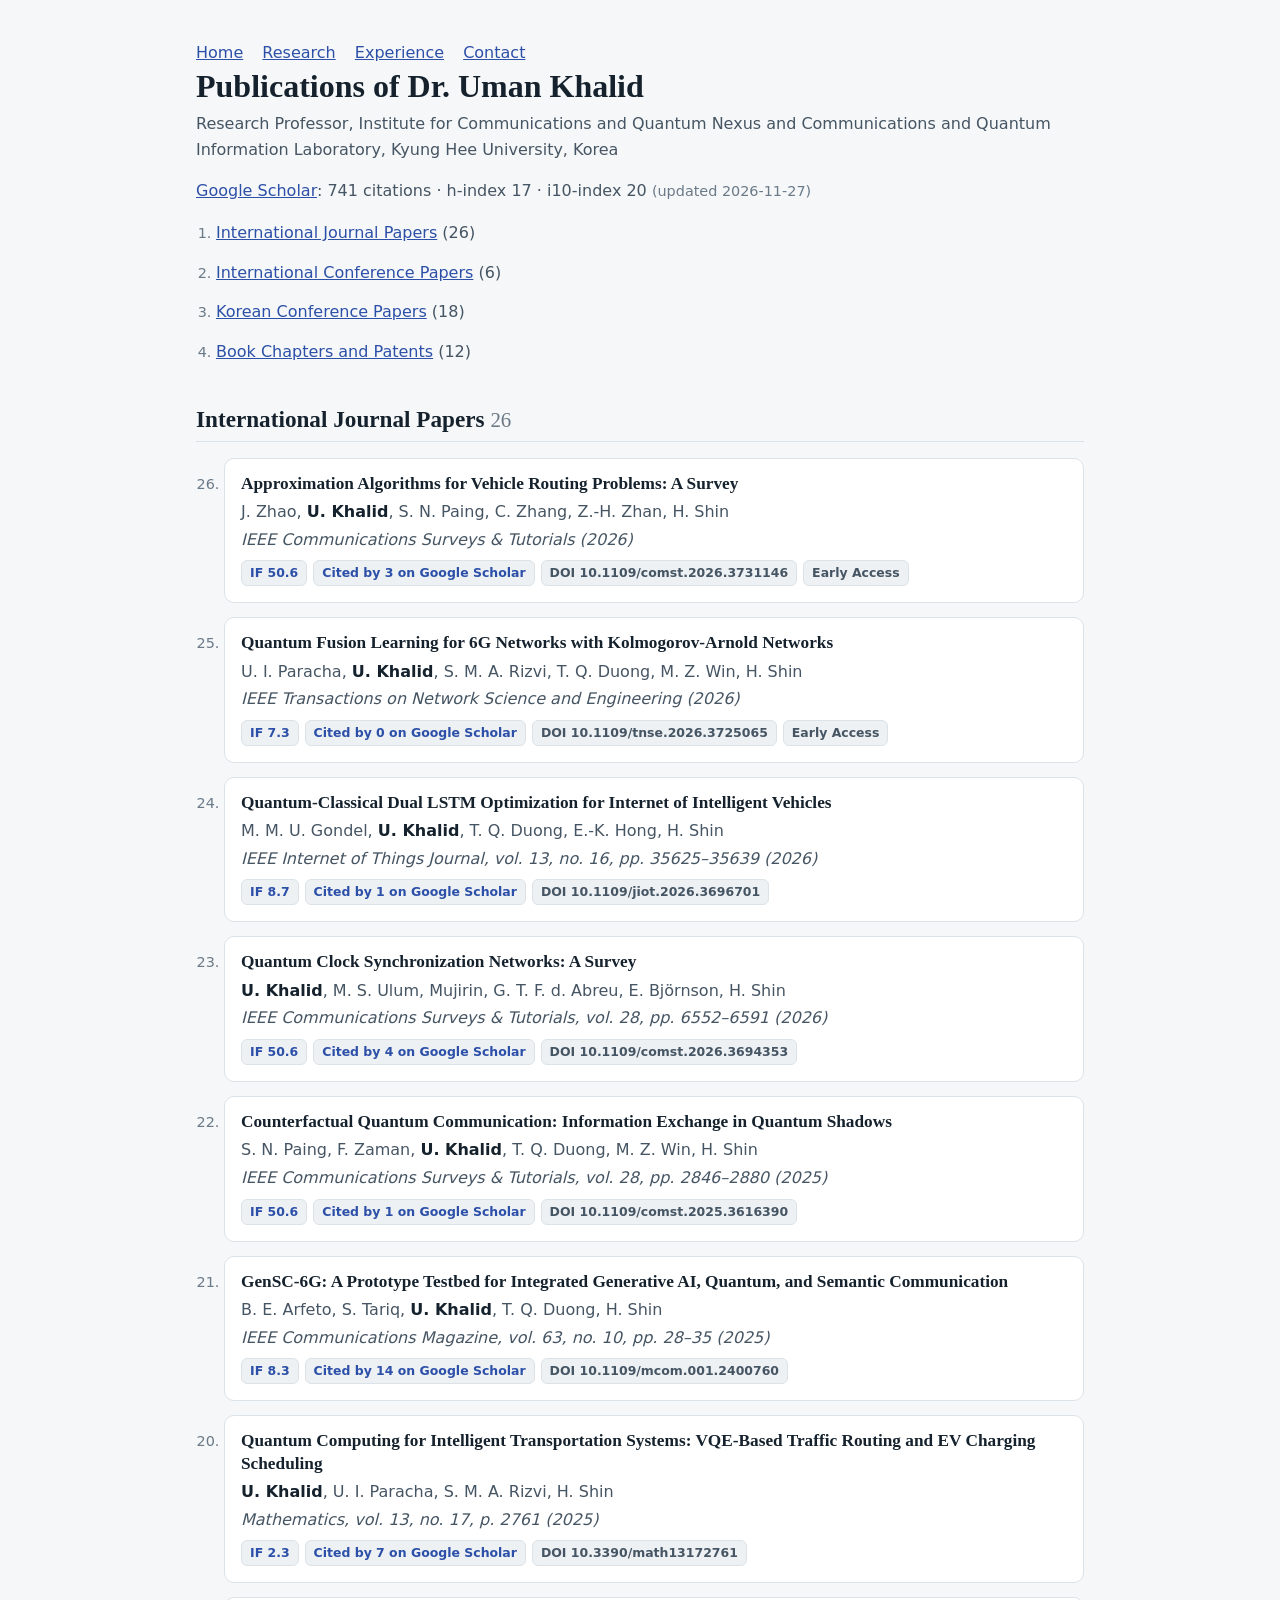
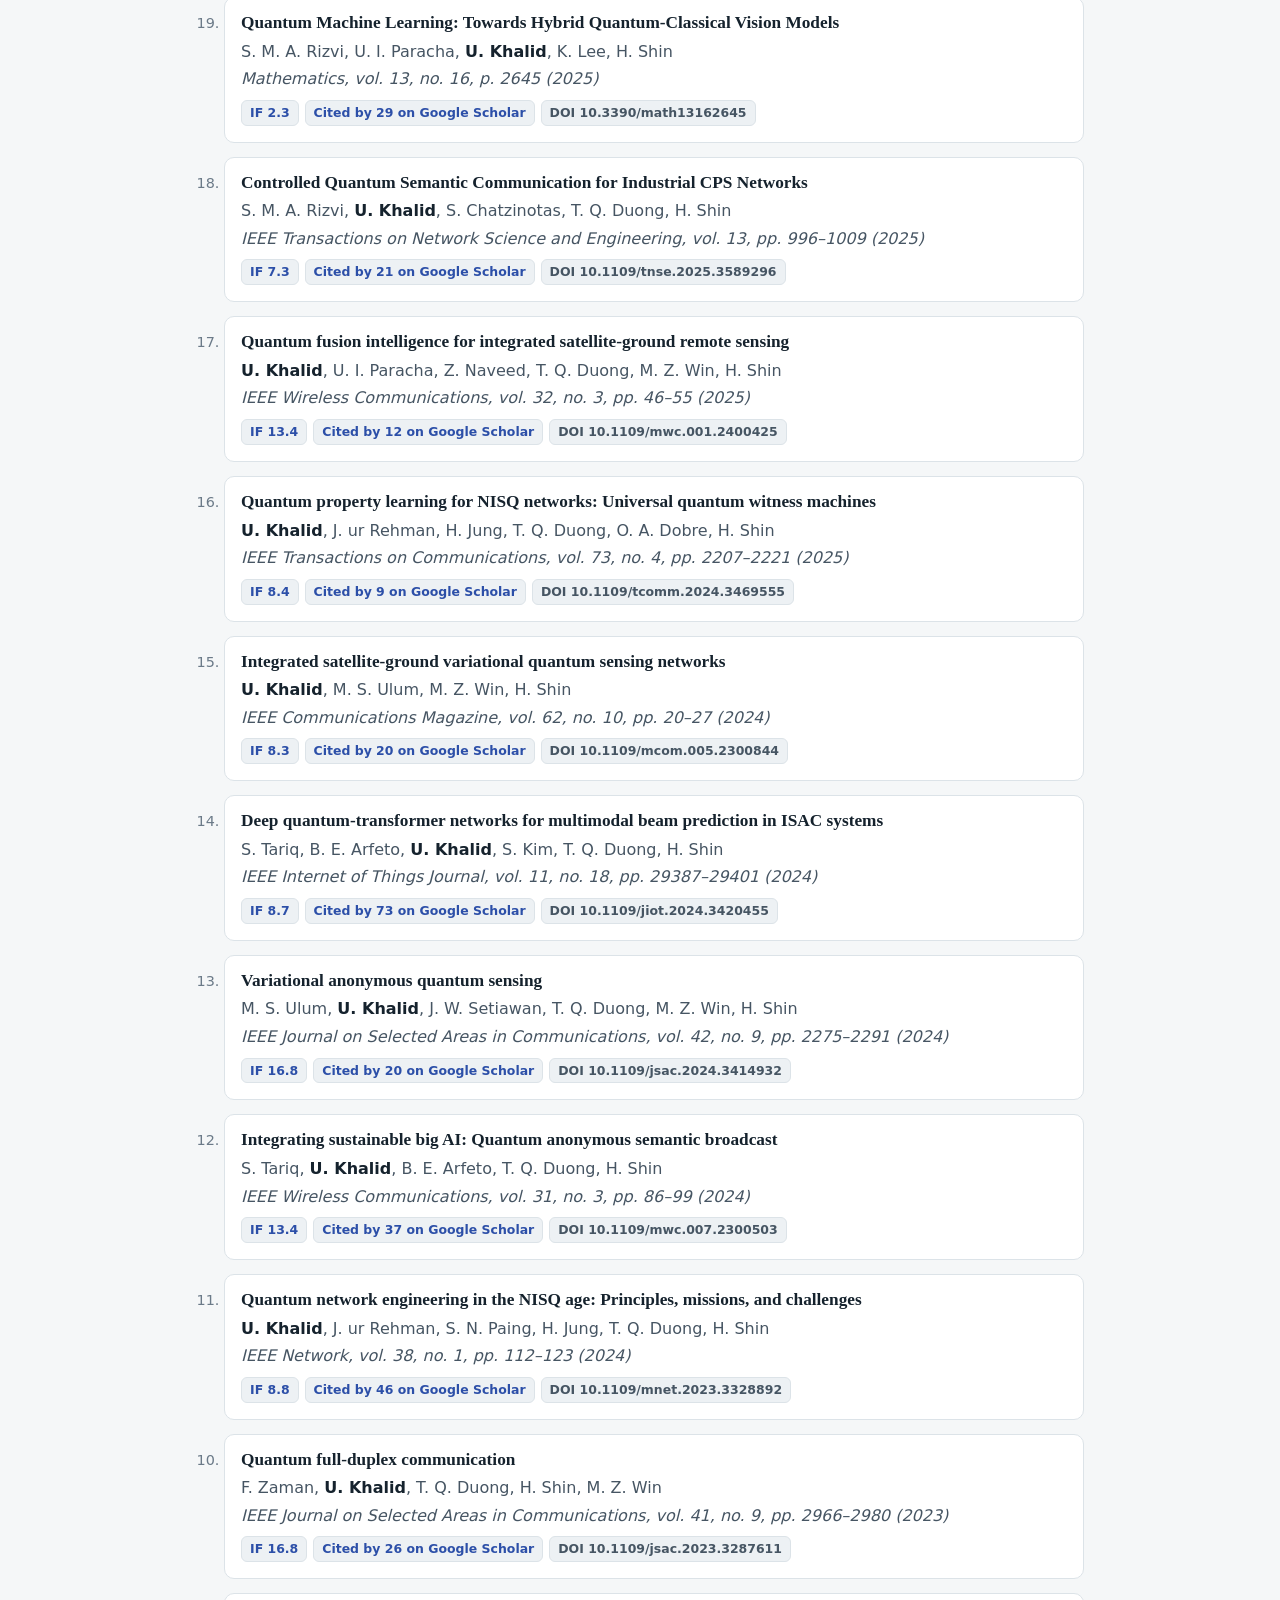
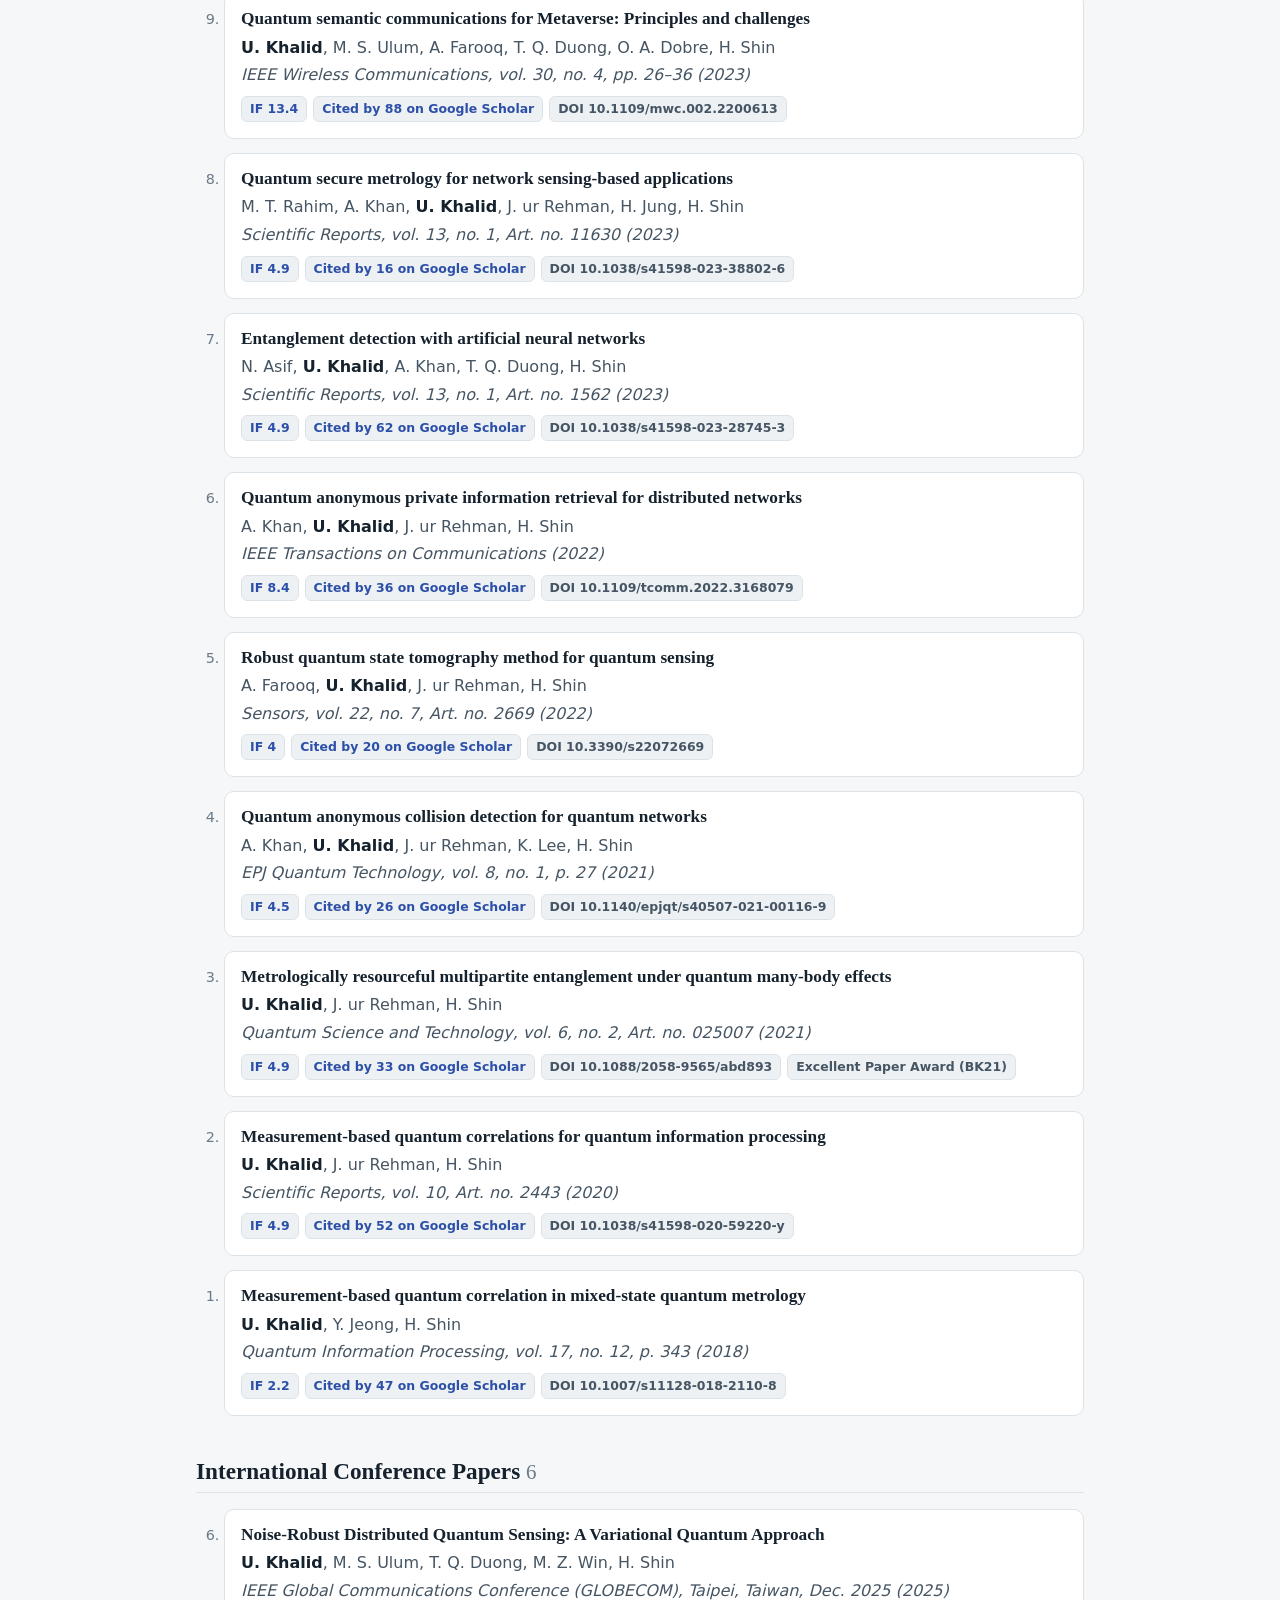
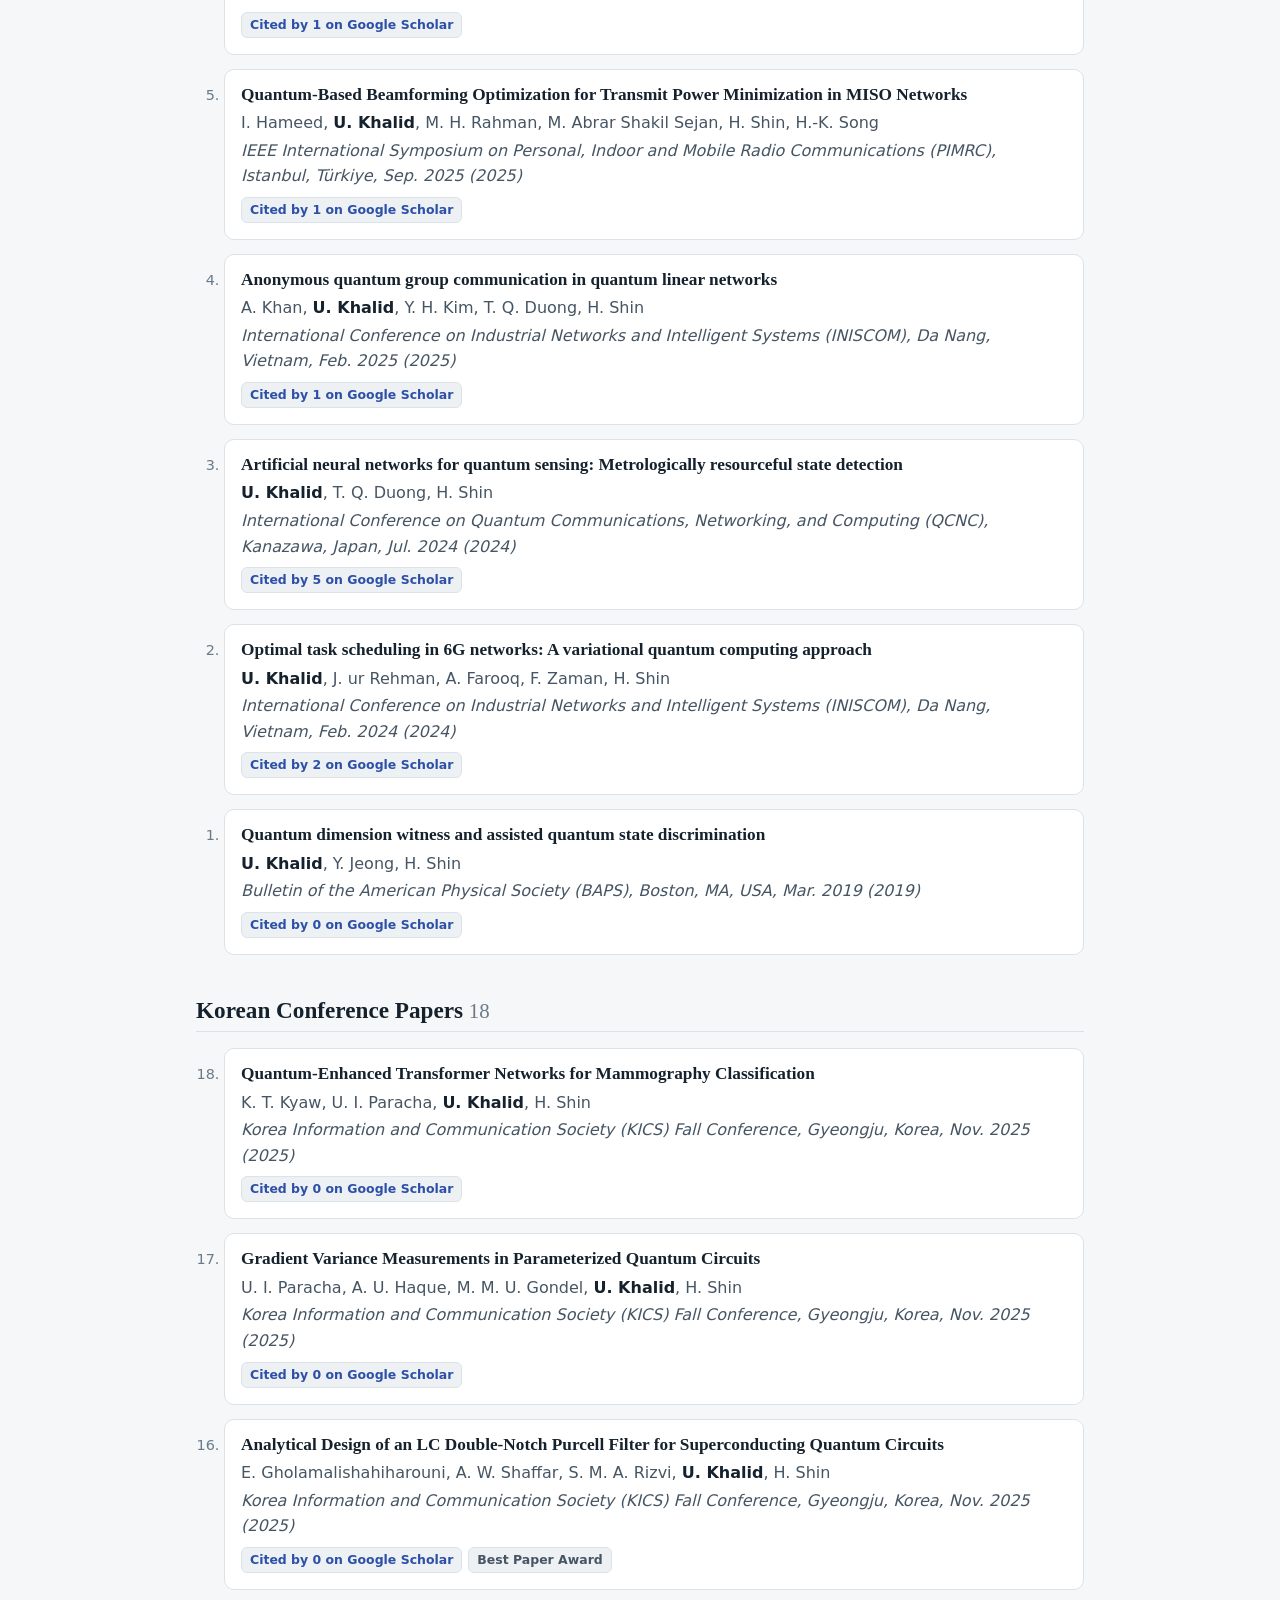
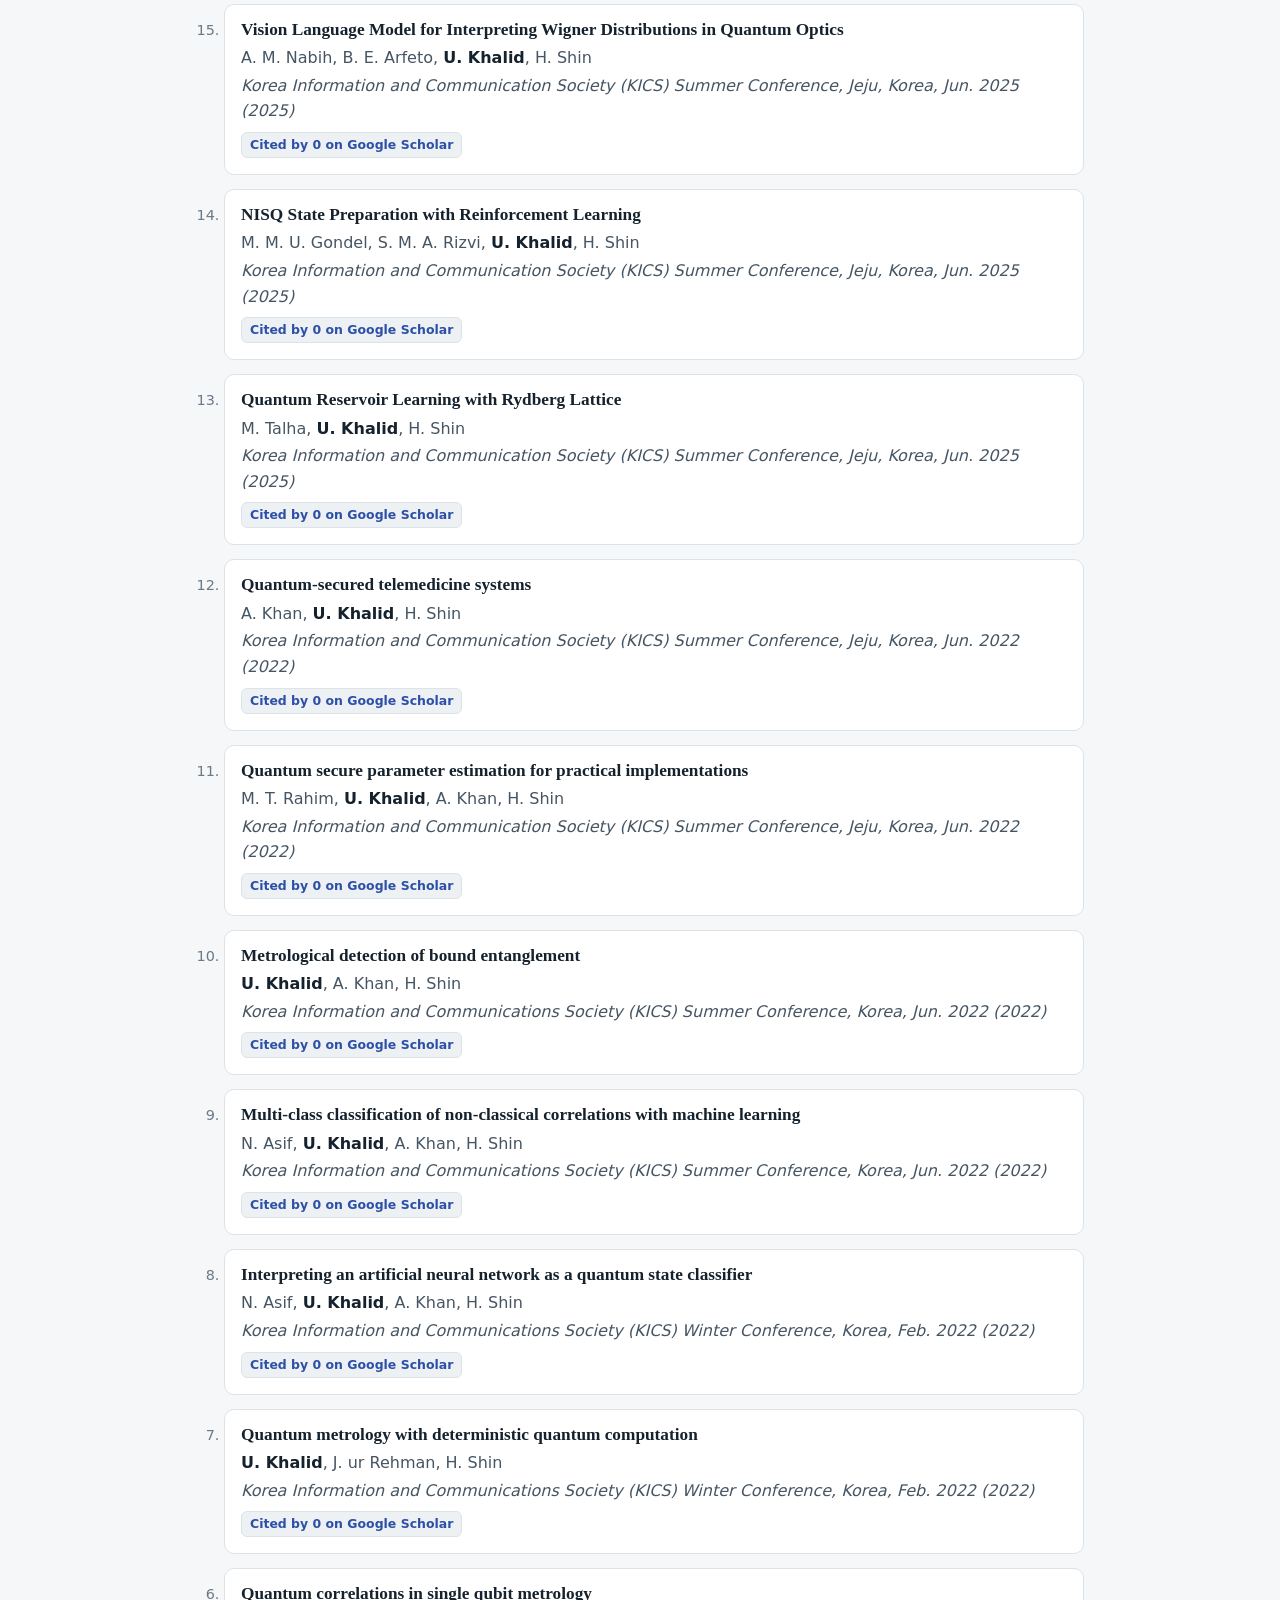
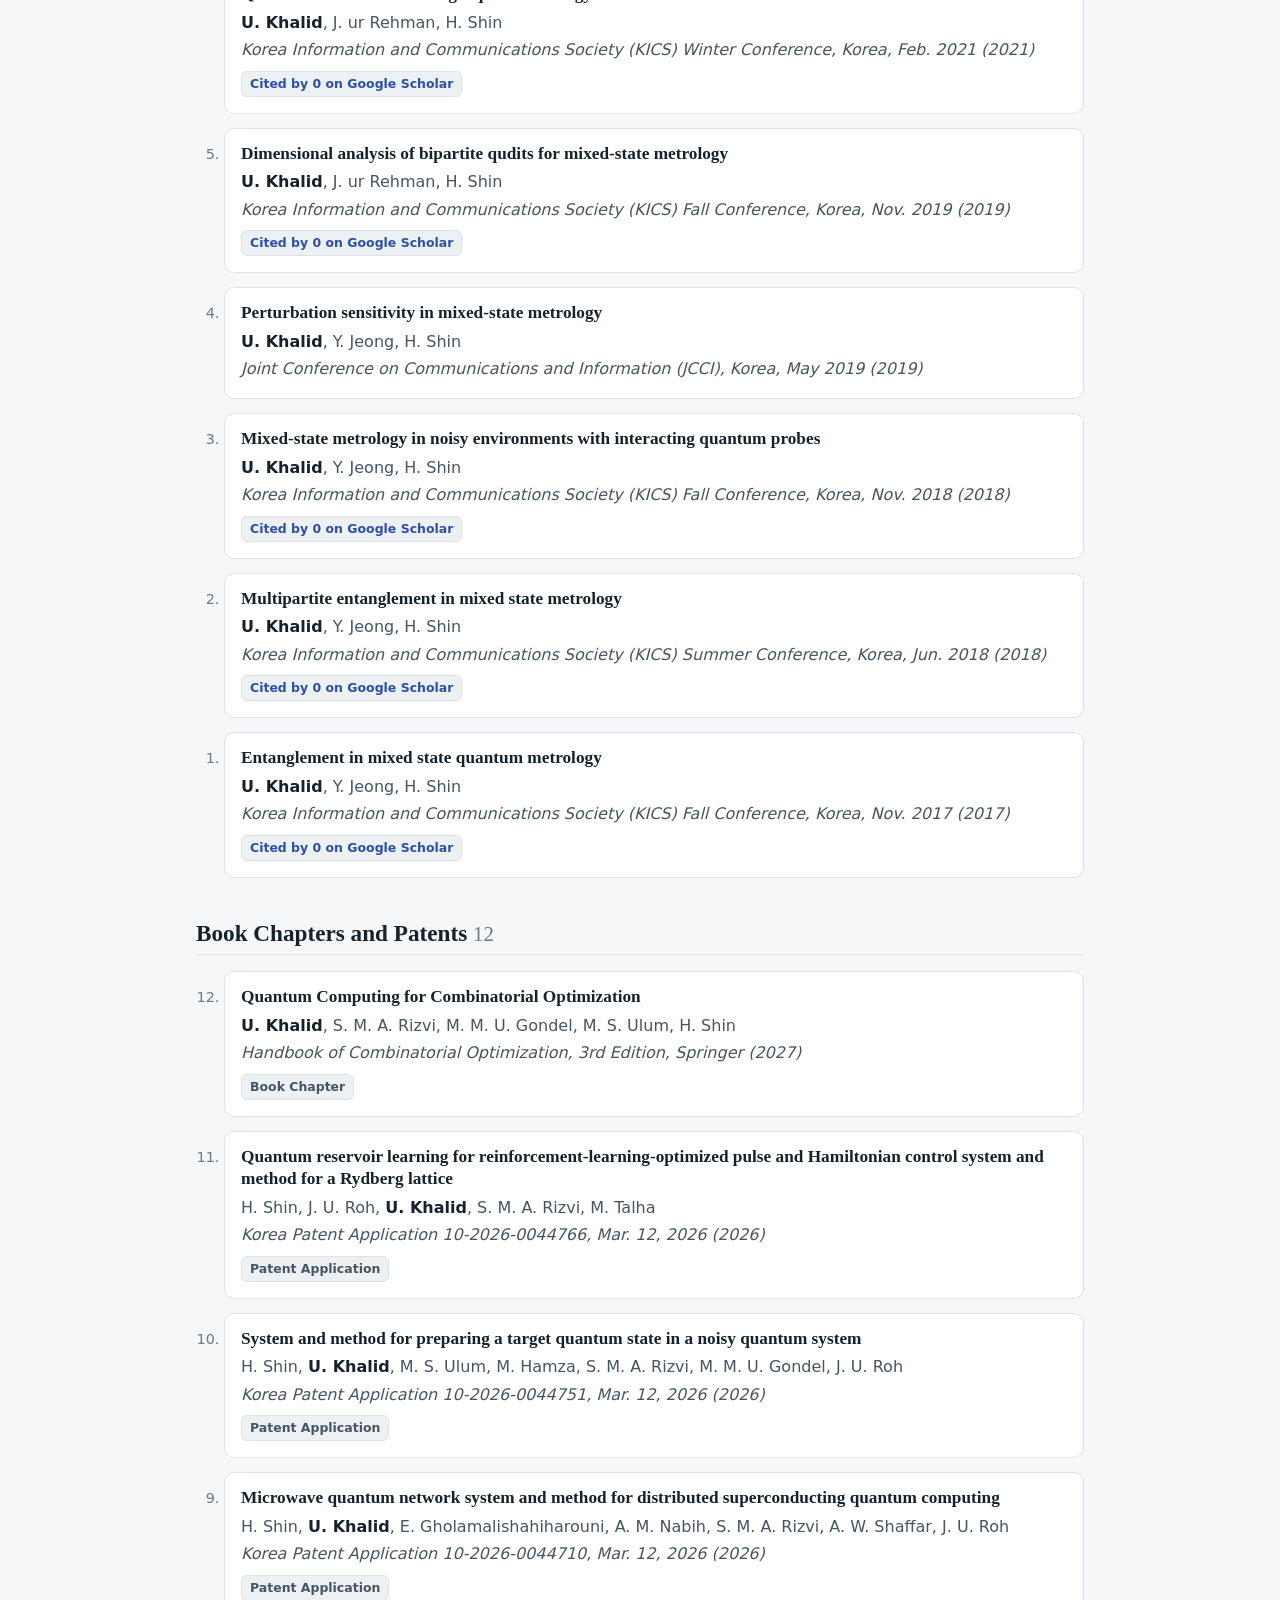
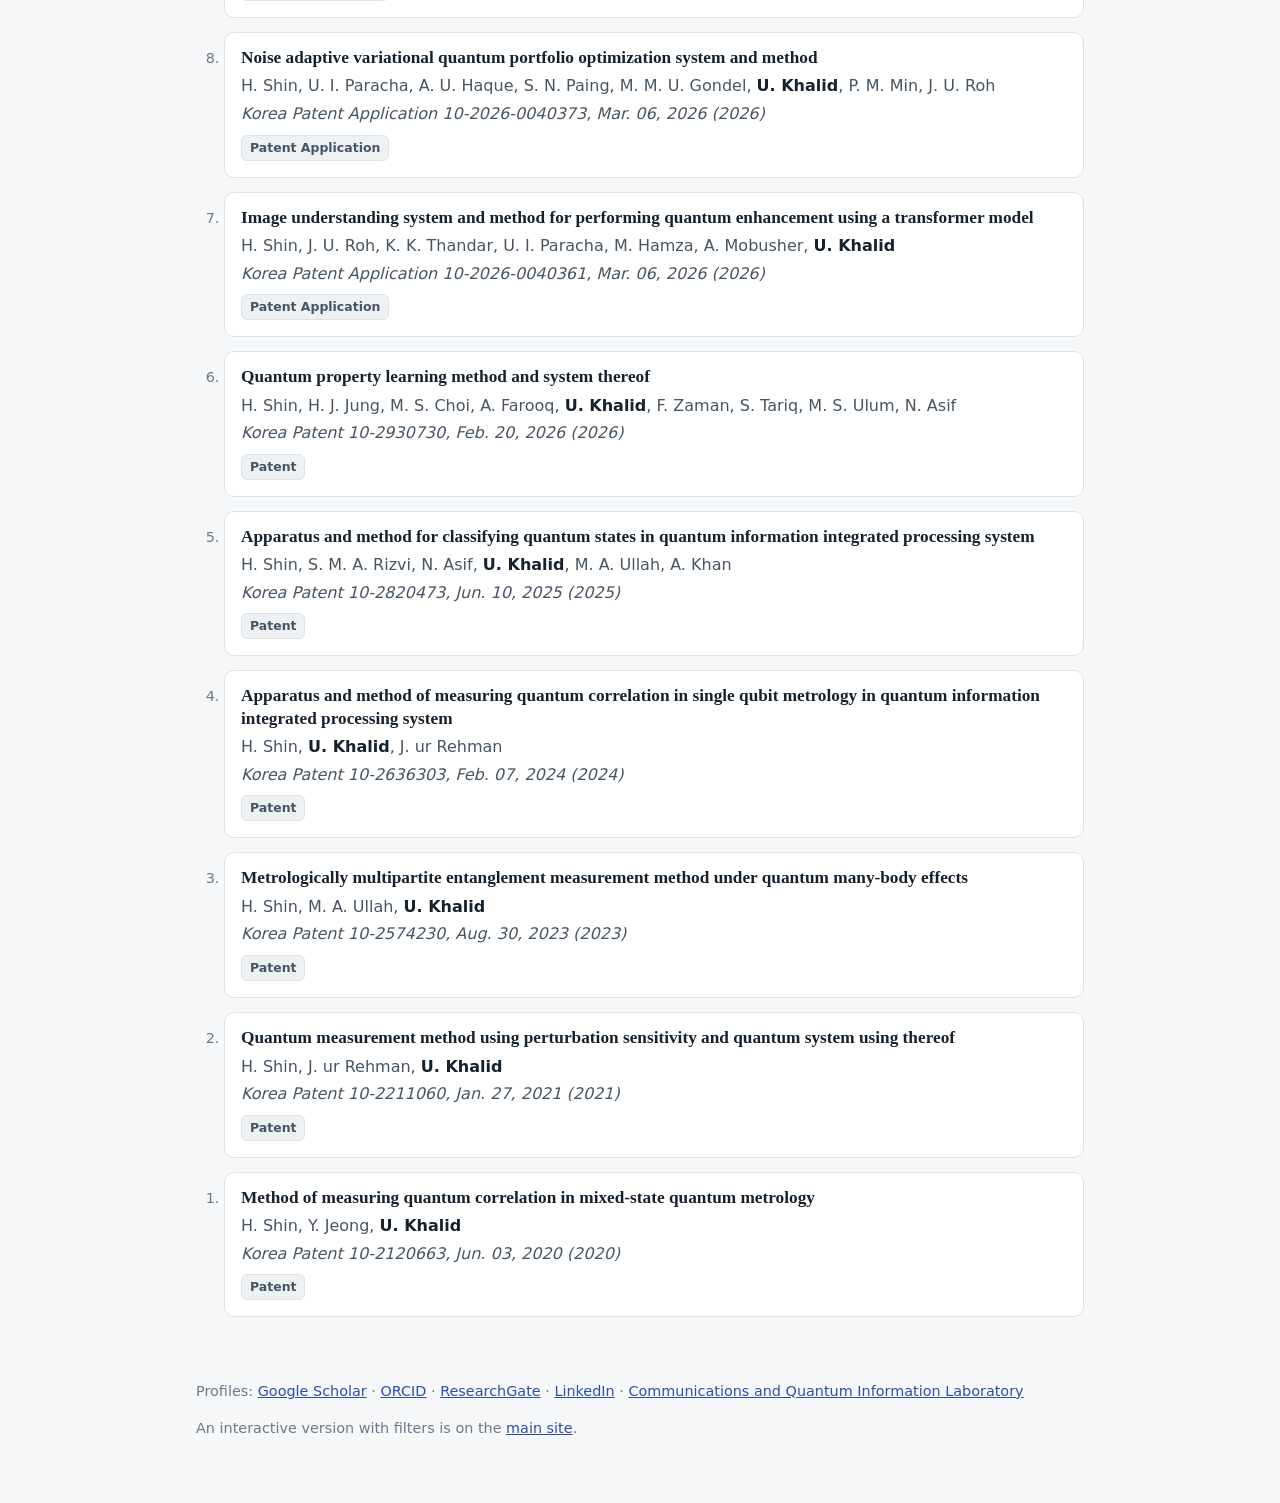
<file: publications/index.html>
<!doctype html>
<!-- Generated by scripts/build-seo-pages.mjs from data/publications.json and data/scholar.json. Do not edit by hand. -->
<html lang="en">
<head>
  <meta charset="UTF-8" />
  <meta name="viewport" content="width=device-width, initial-scale=1.0" />
  <title>Publications - Dr. Uman Khalid | Kyung Hee University</title>
  <meta name="description" content="Complete list of 62 publications by Dr. Uman Khalid (Kyung Hee University): 26 journal papers, 6 international conference papers, 18 Korean conference papers, and 11 patents on quantum sensing, quantum networking, quantum machine learning, and quantum optimization, with Google Scholar citations." />
  <meta name="author" content="Uman Khalid" />
  <meta name="robots" content="index, follow, max-image-preview:large, max-snippet:-1" />
  <meta name="theme-color" content="#2c4fa8" />
  <link rel="canonical" href="https://umankhalid.github.io/publications/" />
  <link rel="icon" type="image/png" sizes="32x32" href="../assets/images/meta/favicon-32.png" />
  <link rel="apple-touch-icon" sizes="180x180" href="../assets/images/meta/apple-touch-icon.png" />
  <meta property="og:type" content="website" />
  <meta property="og:site_name" content="Uman Khalid" />
  <meta property="og:title" content="Publications - Dr. Uman Khalid" />
  <meta property="og:description" content="Complete list of 62 publications by Dr. Uman Khalid (Kyung Hee University): 26 journal papers, 6 international conference papers, 18 Korean conference papers, and 11 patents on quantum sensing, quantum networking, quantum machine learning, and quantum optimization, with Google Scholar citations." />
  <meta property="og:url" content="https://umankhalid.github.io/publications/" />
  <meta property="og:image" content="https://umankhalid.github.io/assets/images/meta/og-image.jpg" />
  <meta property="og:image:width" content="1200" />
  <meta property="og:image:height" content="630" />
  <meta property="og:image:alt" content="Dr. Uman Khalid, Research Professor, Kyung Hee University" />
  <meta name="twitter:card" content="summary_large_image" />
  <meta name="twitter:title" content="Publications - Dr. Uman Khalid" />
  <meta name="twitter:description" content="Complete list of 62 publications by Dr. Uman Khalid (Kyung Hee University): 26 journal papers, 6 international conference papers, 18 Korean conference papers, and 11 patents on quantum sensing, quantum networking, quantum machine learning, and quantum optimization, with Google Scholar citations." />
  <meta name="twitter:image" content="https://umankhalid.github.io/assets/images/meta/og-image.jpg" />
  <script type="application/ld+json">
{
  "@context": "https://schema.org",
  "@graph": [
    {
      "@type": "CollectionPage",
      "@id": "https://umankhalid.github.io/publications/#page",
      "url": "https://umankhalid.github.io/publications/",
      "name": "Publications - Uman Khalid",
      "description": "Complete list of 62 publications by Dr. Uman Khalid (Kyung Hee University): 26 journal papers, 6 international conference papers, 18 Korean conference papers, and 11 patents on quantum sensing, quantum networking, quantum machine learning, and quantum optimization, with Google Scholar citations.",
      "inLanguage": "en",
      "isPartOf": {
        "@id": "https://umankhalid.github.io/#website"
      },
      "about": {
        "@id": "https://umankhalid.github.io/#person"
      },
      "mainEntity": {
        "@id": "https://umankhalid.github.io/publications/#list"
      },
      "dateModified": "2026-11-27"
    },
    {
      "@type": "Person",
      "@id": "https://umankhalid.github.io/#person",
      "name": "Uman Khalid",
      "url": "https://umankhalid.github.io/",
      "image": "https://umankhalid.github.io/assets/images/profile/umankhalid_profile.jpg",
      "jobTitle": "Research Professor",
      "worksFor": {
        "@type": "CollegeOrUniversity",
        "name": "Kyung Hee University",
        "url": "https://www.khu.ac.kr/"
      },
      "sameAs": [
        "https://scholar.google.com/citations?user=CyVQHYEAAAAJ",
        "https://orcid.org/0000-0002-9089-1139",
        "https://www.researchgate.net/profile/Uman-Khalid-3",
        "https://www.linkedin.com/in/uman-khalid-552b70b4/",
        "https://cqilab.khu.ac.kr/people/"
      ]
    },
    {
      "@type": "ItemList",
      "@id": "https://umankhalid.github.io/publications/#list",
      "name": "Publications by Uman Khalid",
      "numberOfItems": 51,
      "itemListElement": [
        {
          "@type": "ListItem",
          "position": 1,
          "item": {
            "@type": "ScholarlyArticle",
            "headline": "Approximation Algorithms for Vehicle Routing Problems: A Survey",
            "name": "Approximation Algorithms for Vehicle Routing Problems: A Survey",
            "datePublished": "2026",
            "author": [
              {
                "@type": "Person",
                "name": "J. Zhao"
              },
              {
                "@id": "https://umankhalid.github.io/#person"
              },
              {
                "@type": "Person",
                "name": "S. N. Paing"
              },
              {
                "@type": "Person",
                "name": "C. Zhang"
              },
              {
                "@type": "Person",
                "name": "Z.-H. Zhan"
              },
              {
                "@type": "Person",
                "name": "H. Shin"
              }
            ],
            "isPartOf": {
              "@type": "Periodical",
              "name": "IEEE Communications Surveys & Tutorials"
            },
            "keywords": "Optimization",
            "url": "https://doi.org/10.1109/comst.2026.3731146",
            "sameAs": "https://doi.org/10.1109/comst.2026.3731146",
            "identifier": {
              "@type": "PropertyValue",
              "propertyID": "DOI",
              "value": "10.1109/comst.2026.3731146"
            }
          }
        },
        {
          "@type": "ListItem",
          "position": 2,
          "item": {
            "@type": "ScholarlyArticle",
            "headline": "Quantum Fusion Learning for 6G Networks with Kolmogorov-Arnold Networks",
            "name": "Quantum Fusion Learning for 6G Networks with Kolmogorov-Arnold Networks",
            "datePublished": "2026",
            "author": [
              {
                "@type": "Person",
                "name": "U. I. Paracha"
              },
              {
                "@id": "https://umankhalid.github.io/#person"
              },
              {
                "@type": "Person",
                "name": "S. M. A. Rizvi"
              },
              {
                "@type": "Person",
                "name": "T. Q. Duong"
              },
              {
                "@type": "Person",
                "name": "M. Z. Win"
              },
              {
                "@type": "Person",
                "name": "H. Shin"
              }
            ],
            "isPartOf": {
              "@type": "Periodical",
              "name": "IEEE Transactions on Network Science and Engineering"
            },
            "keywords": "Quantum Machine Learning",
            "url": "https://doi.org/10.1109/tnse.2026.3725065",
            "sameAs": "https://doi.org/10.1109/tnse.2026.3725065",
            "identifier": {
              "@type": "PropertyValue",
              "propertyID": "DOI",
              "value": "10.1109/tnse.2026.3725065"
            }
          }
        },
        {
          "@type": "ListItem",
          "position": 3,
          "item": {
            "@type": "ScholarlyArticle",
            "headline": "Quantum-Classical Dual LSTM Optimization for Internet of Intelligent Vehicles",
            "name": "Quantum-Classical Dual LSTM Optimization for Internet of Intelligent Vehicles",
            "datePublished": "2026",
            "author": [
              {
                "@type": "Person",
                "name": "M. M. U. Gondel"
              },
              {
                "@id": "https://umankhalid.github.io/#person"
              },
              {
                "@type": "Person",
                "name": "T. Q. Duong"
              },
              {
                "@type": "Person",
                "name": "E.-K. Hong"
              },
              {
                "@type": "Person",
                "name": "H. Shin"
              }
            ],
            "isPartOf": {
              "@type": "Periodical",
              "name": "IEEE Internet of Things Journal"
            },
            "keywords": "Quantum Machine Learning, Optimization",
            "url": "https://doi.org/10.1109/jiot.2026.3696701",
            "sameAs": "https://doi.org/10.1109/jiot.2026.3696701",
            "identifier": {
              "@type": "PropertyValue",
              "propertyID": "DOI",
              "value": "10.1109/jiot.2026.3696701"
            }
          }
        },
        {
          "@type": "ListItem",
          "position": 4,
          "item": {
            "@type": "ScholarlyArticle",
            "headline": "Quantum Clock Synchronization Networks: A Survey",
            "name": "Quantum Clock Synchronization Networks: A Survey",
            "datePublished": "2026",
            "author": [
              {
                "@id": "https://umankhalid.github.io/#person"
              },
              {
                "@type": "Person",
                "name": "M. S. Ulum"
              },
              {
                "@type": "Person",
                "name": "Mujirin"
              },
              {
                "@type": "Person",
                "name": "G. T. F. d. Abreu"
              },
              {
                "@type": "Person",
                "name": "E. Björnson"
              },
              {
                "@type": "Person",
                "name": "H. Shin"
              }
            ],
            "isPartOf": {
              "@type": "Periodical",
              "name": "IEEE Communications Surveys & Tutorials"
            },
            "keywords": "Quantum Networks & Communication, Quantum Sensing & Metrology",
            "url": "https://doi.org/10.1109/comst.2026.3694353",
            "sameAs": "https://doi.org/10.1109/comst.2026.3694353",
            "identifier": {
              "@type": "PropertyValue",
              "propertyID": "DOI",
              "value": "10.1109/comst.2026.3694353"
            }
          }
        },
        {
          "@type": "ListItem",
          "position": 5,
          "item": {
            "@type": "ScholarlyArticle",
            "headline": "Counterfactual Quantum Communication: Information Exchange in Quantum Shadows",
            "name": "Counterfactual Quantum Communication: Information Exchange in Quantum Shadows",
            "datePublished": "2025",
            "author": [
              {
                "@type": "Person",
                "name": "S. N. Paing"
              },
              {
                "@type": "Person",
                "name": "F. Zaman"
              },
              {
                "@id": "https://umankhalid.github.io/#person"
              },
              {
                "@type": "Person",
                "name": "T. Q. Duong"
              },
              {
                "@type": "Person",
                "name": "M. Z. Win"
              },
              {
                "@type": "Person",
                "name": "H. Shin"
              }
            ],
            "isPartOf": {
              "@type": "Periodical",
              "name": "IEEE Communications Surveys & Tutorials"
            },
            "keywords": "Quantum Networks & Communication",
            "url": "https://doi.org/10.1109/comst.2025.3616390",
            "sameAs": "https://doi.org/10.1109/comst.2025.3616390",
            "identifier": {
              "@type": "PropertyValue",
              "propertyID": "DOI",
              "value": "10.1109/comst.2025.3616390"
            }
          }
        },
        {
          "@type": "ListItem",
          "position": 6,
          "item": {
            "@type": "ScholarlyArticle",
            "headline": "GenSC-6G: A Prototype Testbed for Integrated Generative AI, Quantum, and Semantic Communication",
            "name": "GenSC-6G: A Prototype Testbed for Integrated Generative AI, Quantum, and Semantic Communication",
            "datePublished": "2025",
            "author": [
              {
                "@type": "Person",
                "name": "B. E. Arfeto"
              },
              {
                "@type": "Person",
                "name": "S. Tariq"
              },
              {
                "@id": "https://umankhalid.github.io/#person"
              },
              {
                "@type": "Person",
                "name": "T. Q. Duong"
              },
              {
                "@type": "Person",
                "name": "H. Shin"
              }
            ],
            "isPartOf": {
              "@type": "Periodical",
              "name": "IEEE Communications Magazine"
            },
            "keywords": "Semantic Communication, Quantum Machine Learning",
            "url": "https://doi.org/10.1109/mcom.001.2400760",
            "sameAs": "https://doi.org/10.1109/mcom.001.2400760",
            "identifier": {
              "@type": "PropertyValue",
              "propertyID": "DOI",
              "value": "10.1109/mcom.001.2400760"
            }
          }
        },
        {
          "@type": "ListItem",
          "position": 7,
          "item": {
            "@type": "ScholarlyArticle",
            "headline": "Quantum Computing for Intelligent Transportation Systems: VQE-Based Traffic Routing and EV Charging Scheduling",
            "name": "Quantum Computing for Intelligent Transportation Systems: VQE-Based Traffic Routing and EV Charging Scheduling",
            "datePublished": "2025",
            "author": [
              {
                "@id": "https://umankhalid.github.io/#person"
              },
              {
                "@type": "Person",
                "name": "U. I. Paracha"
              },
              {
                "@type": "Person",
                "name": "S. M. A. Rizvi"
              },
              {
                "@type": "Person",
                "name": "H. Shin"
              }
            ],
            "isPartOf": {
              "@type": "Periodical",
              "name": "Mathematics"
            },
            "keywords": "Optimization",
            "url": "https://doi.org/10.3390/math13172761",
            "sameAs": "https://doi.org/10.3390/math13172761",
            "identifier": {
              "@type": "PropertyValue",
              "propertyID": "DOI",
              "value": "10.3390/math13172761"
            }
          }
        },
        {
          "@type": "ListItem",
          "position": 8,
          "item": {
            "@type": "ScholarlyArticle",
            "headline": "Quantum Machine Learning: Towards Hybrid Quantum-Classical Vision Models",
            "name": "Quantum Machine Learning: Towards Hybrid Quantum-Classical Vision Models",
            "datePublished": "2025",
            "author": [
              {
                "@type": "Person",
                "name": "S. M. A. Rizvi"
              },
              {
                "@type": "Person",
                "name": "U. I. Paracha"
              },
              {
                "@id": "https://umankhalid.github.io/#person"
              },
              {
                "@type": "Person",
                "name": "K. Lee"
              },
              {
                "@type": "Person",
                "name": "H. Shin"
              }
            ],
            "isPartOf": {
              "@type": "Periodical",
              "name": "Mathematics"
            },
            "keywords": "Quantum Machine Learning",
            "url": "https://doi.org/10.3390/math13162645",
            "sameAs": "https://doi.org/10.3390/math13162645",
            "identifier": {
              "@type": "PropertyValue",
              "propertyID": "DOI",
              "value": "10.3390/math13162645"
            }
          }
        },
        {
          "@type": "ListItem",
          "position": 9,
          "item": {
            "@type": "ScholarlyArticle",
            "headline": "Controlled Quantum Semantic Communication for Industrial CPS Networks",
            "name": "Controlled Quantum Semantic Communication for Industrial CPS Networks",
            "datePublished": "2025",
            "author": [
              {
                "@type": "Person",
                "name": "S. M. A. Rizvi"
              },
              {
                "@id": "https://umankhalid.github.io/#person"
              },
              {
                "@type": "Person",
                "name": "S. Chatzinotas"
              },
              {
                "@type": "Person",
                "name": "T. Q. Duong"
              },
              {
                "@type": "Person",
                "name": "H. Shin"
              }
            ],
            "isPartOf": {
              "@type": "Periodical",
              "name": "IEEE Transactions on Network Science and Engineering"
            },
            "keywords": "Semantic Communication",
            "url": "https://doi.org/10.1109/tnse.2025.3589296",
            "sameAs": "https://doi.org/10.1109/tnse.2025.3589296",
            "identifier": {
              "@type": "PropertyValue",
              "propertyID": "DOI",
              "value": "10.1109/tnse.2025.3589296"
            }
          }
        },
        {
          "@type": "ListItem",
          "position": 10,
          "item": {
            "@type": "ScholarlyArticle",
            "headline": "Quantum fusion intelligence for integrated satellite-ground remote sensing",
            "name": "Quantum fusion intelligence for integrated satellite-ground remote sensing",
            "datePublished": "2025",
            "author": [
              {
                "@id": "https://umankhalid.github.io/#person"
              },
              {
                "@type": "Person",
                "name": "U. I. Paracha"
              },
              {
                "@type": "Person",
                "name": "Z. Naveed"
              },
              {
                "@type": "Person",
                "name": "T. Q. Duong"
              },
              {
                "@type": "Person",
                "name": "M. Z. Win"
              },
              {
                "@type": "Person",
                "name": "H. Shin"
              }
            ],
            "isPartOf": {
              "@type": "Periodical",
              "name": "IEEE Wireless Communications"
            },
            "keywords": "Quantum Machine Learning",
            "url": "https://doi.org/10.1109/mwc.001.2400425",
            "sameAs": "https://doi.org/10.1109/mwc.001.2400425",
            "identifier": {
              "@type": "PropertyValue",
              "propertyID": "DOI",
              "value": "10.1109/mwc.001.2400425"
            }
          }
        },
        {
          "@type": "ListItem",
          "position": 11,
          "item": {
            "@type": "ScholarlyArticle",
            "headline": "Quantum property learning for NISQ networks: Universal quantum witness machines",
            "name": "Quantum property learning for NISQ networks: Universal quantum witness machines",
            "datePublished": "2025",
            "author": [
              {
                "@id": "https://umankhalid.github.io/#person"
              },
              {
                "@type": "Person",
                "name": "J. ur Rehman"
              },
              {
                "@type": "Person",
                "name": "H. Jung"
              },
              {
                "@type": "Person",
                "name": "T. Q. Duong"
              },
              {
                "@type": "Person",
                "name": "O. A. Dobre"
              },
              {
                "@type": "Person",
                "name": "H. Shin"
              }
            ],
            "isPartOf": {
              "@type": "Periodical",
              "name": "IEEE Transactions on Communications"
            },
            "keywords": "Quantum Correlations & Entanglement, Quantum Machine Learning",
            "url": "https://doi.org/10.1109/tcomm.2024.3469555",
            "sameAs": "https://doi.org/10.1109/tcomm.2024.3469555",
            "identifier": {
              "@type": "PropertyValue",
              "propertyID": "DOI",
              "value": "10.1109/tcomm.2024.3469555"
            }
          }
        },
        {
          "@type": "ListItem",
          "position": 12,
          "item": {
            "@type": "ScholarlyArticle",
            "headline": "Integrated satellite-ground variational quantum sensing networks",
            "name": "Integrated satellite-ground variational quantum sensing networks",
            "datePublished": "2024",
            "author": [
              {
                "@id": "https://umankhalid.github.io/#person"
              },
              {
                "@type": "Person",
                "name": "M. S. Ulum"
              },
              {
                "@type": "Person",
                "name": "M. Z. Win"
              },
              {
                "@type": "Person",
                "name": "H. Shin"
              }
            ],
            "isPartOf": {
              "@type": "Periodical",
              "name": "IEEE Communications Magazine"
            },
            "keywords": "Quantum Sensing & Metrology",
            "url": "https://doi.org/10.1109/mcom.005.2300844",
            "sameAs": "https://doi.org/10.1109/mcom.005.2300844",
            "identifier": {
              "@type": "PropertyValue",
              "propertyID": "DOI",
              "value": "10.1109/mcom.005.2300844"
            }
          }
        },
        {
          "@type": "ListItem",
          "position": 13,
          "item": {
            "@type": "ScholarlyArticle",
            "headline": "Deep quantum-transformer networks for multimodal beam prediction in ISAC systems",
            "name": "Deep quantum-transformer networks for multimodal beam prediction in ISAC systems",
            "datePublished": "2024",
            "author": [
              {
                "@type": "Person",
                "name": "S. Tariq"
              },
              {
                "@type": "Person",
                "name": "B. E. Arfeto"
              },
              {
                "@id": "https://umankhalid.github.io/#person"
              },
              {
                "@type": "Person",
                "name": "S. Kim"
              },
              {
                "@type": "Person",
                "name": "T. Q. Duong"
              },
              {
                "@type": "Person",
                "name": "H. Shin"
              }
            ],
            "isPartOf": {
              "@type": "Periodical",
              "name": "IEEE Internet of Things Journal"
            },
            "keywords": "Quantum Machine Learning",
            "url": "https://doi.org/10.1109/jiot.2024.3420455",
            "sameAs": "https://doi.org/10.1109/jiot.2024.3420455",
            "identifier": {
              "@type": "PropertyValue",
              "propertyID": "DOI",
              "value": "10.1109/jiot.2024.3420455"
            }
          }
        },
        {
          "@type": "ListItem",
          "position": 14,
          "item": {
            "@type": "ScholarlyArticle",
            "headline": "Variational anonymous quantum sensing",
            "name": "Variational anonymous quantum sensing",
            "datePublished": "2024",
            "author": [
              {
                "@type": "Person",
                "name": "M. S. Ulum"
              },
              {
                "@id": "https://umankhalid.github.io/#person"
              },
              {
                "@type": "Person",
                "name": "J. W. Setiawan"
              },
              {
                "@type": "Person",
                "name": "T. Q. Duong"
              },
              {
                "@type": "Person",
                "name": "M. Z. Win"
              },
              {
                "@type": "Person",
                "name": "H. Shin"
              }
            ],
            "isPartOf": {
              "@type": "Periodical",
              "name": "IEEE Journal on Selected Areas in Communications"
            },
            "keywords": "Quantum Sensing & Metrology, Quantum Networks & Communication",
            "url": "https://doi.org/10.1109/jsac.2024.3414932",
            "sameAs": "https://doi.org/10.1109/jsac.2024.3414932",
            "identifier": {
              "@type": "PropertyValue",
              "propertyID": "DOI",
              "value": "10.1109/jsac.2024.3414932"
            }
          }
        },
        {
          "@type": "ListItem",
          "position": 15,
          "item": {
            "@type": "ScholarlyArticle",
            "headline": "Integrating sustainable big AI: Quantum anonymous semantic broadcast",
            "name": "Integrating sustainable big AI: Quantum anonymous semantic broadcast",
            "datePublished": "2024",
            "author": [
              {
                "@type": "Person",
                "name": "S. Tariq"
              },
              {
                "@id": "https://umankhalid.github.io/#person"
              },
              {
                "@type": "Person",
                "name": "B. E. Arfeto"
              },
              {
                "@type": "Person",
                "name": "T. Q. Duong"
              },
              {
                "@type": "Person",
                "name": "H. Shin"
              }
            ],
            "isPartOf": {
              "@type": "Periodical",
              "name": "IEEE Wireless Communications"
            },
            "keywords": "Semantic Communication",
            "url": "https://doi.org/10.1109/mwc.007.2300503",
            "sameAs": "https://doi.org/10.1109/mwc.007.2300503",
            "identifier": {
              "@type": "PropertyValue",
              "propertyID": "DOI",
              "value": "10.1109/mwc.007.2300503"
            }
          }
        },
        {
          "@type": "ListItem",
          "position": 16,
          "item": {
            "@type": "ScholarlyArticle",
            "headline": "Quantum network engineering in the NISQ age: Principles, missions, and challenges",
            "name": "Quantum network engineering in the NISQ age: Principles, missions, and challenges",
            "datePublished": "2024",
            "author": [
              {
                "@id": "https://umankhalid.github.io/#person"
              },
              {
                "@type": "Person",
                "name": "J. ur Rehman"
              },
              {
                "@type": "Person",
                "name": "S. N. Paing"
              },
              {
                "@type": "Person",
                "name": "H. Jung"
              },
              {
                "@type": "Person",
                "name": "T. Q. Duong"
              },
              {
                "@type": "Person",
                "name": "H. Shin"
              }
            ],
            "isPartOf": {
              "@type": "Periodical",
              "name": "IEEE Network"
            },
            "keywords": "Quantum Networks & Communication",
            "url": "https://doi.org/10.1109/mnet.2023.3328892",
            "sameAs": "https://doi.org/10.1109/mnet.2023.3328892",
            "identifier": {
              "@type": "PropertyValue",
              "propertyID": "DOI",
              "value": "10.1109/mnet.2023.3328892"
            }
          }
        },
        {
          "@type": "ListItem",
          "position": 17,
          "item": {
            "@type": "ScholarlyArticle",
            "headline": "Quantum full-duplex communication",
            "name": "Quantum full-duplex communication",
            "datePublished": "2023",
            "author": [
              {
                "@type": "Person",
                "name": "F. Zaman"
              },
              {
                "@id": "https://umankhalid.github.io/#person"
              },
              {
                "@type": "Person",
                "name": "T. Q. Duong"
              },
              {
                "@type": "Person",
                "name": "H. Shin"
              },
              {
                "@type": "Person",
                "name": "M. Z. Win"
              }
            ],
            "isPartOf": {
              "@type": "Periodical",
              "name": "IEEE Journal on Selected Areas in Communications"
            },
            "keywords": "Quantum Networks & Communication",
            "url": "https://doi.org/10.1109/jsac.2023.3287611",
            "sameAs": "https://doi.org/10.1109/jsac.2023.3287611",
            "identifier": {
              "@type": "PropertyValue",
              "propertyID": "DOI",
              "value": "10.1109/jsac.2023.3287611"
            }
          }
        },
        {
          "@type": "ListItem",
          "position": 18,
          "item": {
            "@type": "ScholarlyArticle",
            "headline": "Quantum semantic communications for Metaverse: Principles and challenges",
            "name": "Quantum semantic communications for Metaverse: Principles and challenges",
            "datePublished": "2023",
            "author": [
              {
                "@id": "https://umankhalid.github.io/#person"
              },
              {
                "@type": "Person",
                "name": "M. S. Ulum"
              },
              {
                "@type": "Person",
                "name": "A. Farooq"
              },
              {
                "@type": "Person",
                "name": "T. Q. Duong"
              },
              {
                "@type": "Person",
                "name": "O. A. Dobre"
              },
              {
                "@type": "Person",
                "name": "H. Shin"
              }
            ],
            "isPartOf": {
              "@type": "Periodical",
              "name": "IEEE Wireless Communications"
            },
            "keywords": "Semantic Communication",
            "url": "https://doi.org/10.1109/mwc.002.2200613",
            "sameAs": "https://doi.org/10.1109/mwc.002.2200613",
            "identifier": {
              "@type": "PropertyValue",
              "propertyID": "DOI",
              "value": "10.1109/mwc.002.2200613"
            }
          }
        },
        {
          "@type": "ListItem",
          "position": 19,
          "item": {
            "@type": "ScholarlyArticle",
            "headline": "Quantum secure metrology for network sensing-based applications",
            "name": "Quantum secure metrology for network sensing-based applications",
            "datePublished": "2023",
            "author": [
              {
                "@type": "Person",
                "name": "M. T. Rahim"
              },
              {
                "@type": "Person",
                "name": "A. Khan"
              },
              {
                "@id": "https://umankhalid.github.io/#person"
              },
              {
                "@type": "Person",
                "name": "J. ur Rehman"
              },
              {
                "@type": "Person",
                "name": "H. Jung"
              },
              {
                "@type": "Person",
                "name": "H. Shin"
              }
            ],
            "isPartOf": {
              "@type": "Periodical",
              "name": "Scientific Reports"
            },
            "keywords": "Quantum Sensing & Metrology",
            "url": "https://doi.org/10.1038/s41598-023-38802-6",
            "sameAs": "https://doi.org/10.1038/s41598-023-38802-6",
            "identifier": {
              "@type": "PropertyValue",
              "propertyID": "DOI",
              "value": "10.1038/s41598-023-38802-6"
            }
          }
        },
        {
          "@type": "ListItem",
          "position": 20,
          "item": {
            "@type": "ScholarlyArticle",
            "headline": "Entanglement detection with artificial neural networks",
            "name": "Entanglement detection with artificial neural networks",
            "datePublished": "2023",
            "author": [
              {
                "@type": "Person",
                "name": "N. Asif"
              },
              {
                "@id": "https://umankhalid.github.io/#person"
              },
              {
                "@type": "Person",
                "name": "A. Khan"
              },
              {
                "@type": "Person",
                "name": "T. Q. Duong"
              },
              {
                "@type": "Person",
                "name": "H. Shin"
              }
            ],
            "isPartOf": {
              "@type": "Periodical",
              "name": "Scientific Reports"
            },
            "keywords": "Quantum Correlations & Entanglement, Quantum Machine Learning",
            "url": "https://doi.org/10.1038/s41598-023-28745-3",
            "sameAs": "https://doi.org/10.1038/s41598-023-28745-3",
            "identifier": {
              "@type": "PropertyValue",
              "propertyID": "DOI",
              "value": "10.1038/s41598-023-28745-3"
            }
          }
        },
        {
          "@type": "ListItem",
          "position": 21,
          "item": {
            "@type": "ScholarlyArticle",
            "headline": "Quantum anonymous private information retrieval for distributed networks",
            "name": "Quantum anonymous private information retrieval for distributed networks",
            "datePublished": "2022",
            "author": [
              {
                "@type": "Person",
                "name": "A. Khan"
              },
              {
                "@id": "https://umankhalid.github.io/#person"
              },
              {
                "@type": "Person",
                "name": "J. ur Rehman"
              },
              {
                "@type": "Person",
                "name": "H. Shin"
              }
            ],
            "isPartOf": {
              "@type": "Periodical",
              "name": "IEEE Transactions on Communications"
            },
            "keywords": "Quantum Networks & Communication",
            "url": "https://doi.org/10.1109/tcomm.2022.3168079",
            "sameAs": "https://doi.org/10.1109/tcomm.2022.3168079",
            "identifier": {
              "@type": "PropertyValue",
              "propertyID": "DOI",
              "value": "10.1109/tcomm.2022.3168079"
            }
          }
        },
        {
          "@type": "ListItem",
          "position": 22,
          "item": {
            "@type": "ScholarlyArticle",
            "headline": "Robust quantum state tomography method for quantum sensing",
            "name": "Robust quantum state tomography method for quantum sensing",
            "datePublished": "2022",
            "author": [
              {
                "@type": "Person",
                "name": "A. Farooq"
              },
              {
                "@id": "https://umankhalid.github.io/#person"
              },
              {
                "@type": "Person",
                "name": "J. ur Rehman"
              },
              {
                "@type": "Person",
                "name": "H. Shin"
              }
            ],
            "isPartOf": {
              "@type": "Periodical",
              "name": "Sensors"
            },
            "keywords": "Quantum Sensing & Metrology",
            "url": "https://doi.org/10.3390/s22072669",
            "sameAs": "https://doi.org/10.3390/s22072669",
            "identifier": {
              "@type": "PropertyValue",
              "propertyID": "DOI",
              "value": "10.3390/s22072669"
            }
          }
        },
        {
          "@type": "ListItem",
          "position": 23,
          "item": {
            "@type": "ScholarlyArticle",
            "headline": "Quantum anonymous collision detection for quantum networks",
            "name": "Quantum anonymous collision detection for quantum networks",
            "datePublished": "2021",
            "author": [
              {
                "@type": "Person",
                "name": "A. Khan"
              },
              {
                "@id": "https://umankhalid.github.io/#person"
              },
              {
                "@type": "Person",
                "name": "J. ur Rehman"
              },
              {
                "@type": "Person",
                "name": "K. Lee"
              },
              {
                "@type": "Person",
                "name": "H. Shin"
              }
            ],
            "isPartOf": {
              "@type": "Periodical",
              "name": "EPJ Quantum Technology"
            },
            "keywords": "Quantum Networks & Communication",
            "url": "https://doi.org/10.1140/epjqt/s40507-021-00116-9",
            "sameAs": "https://doi.org/10.1140/epjqt/s40507-021-00116-9",
            "identifier": {
              "@type": "PropertyValue",
              "propertyID": "DOI",
              "value": "10.1140/epjqt/s40507-021-00116-9"
            }
          }
        },
        {
          "@type": "ListItem",
          "position": 24,
          "item": {
            "@type": "ScholarlyArticle",
            "headline": "Metrologically resourceful multipartite entanglement under quantum many-body effects",
            "name": "Metrologically resourceful multipartite entanglement under quantum many-body effects",
            "datePublished": "2021",
            "author": [
              {
                "@id": "https://umankhalid.github.io/#person"
              },
              {
                "@type": "Person",
                "name": "J. ur Rehman"
              },
              {
                "@type": "Person",
                "name": "H. Shin"
              }
            ],
            "isPartOf": {
              "@type": "Periodical",
              "name": "Quantum Science and Technology"
            },
            "keywords": "Quantum Sensing & Metrology, Quantum Correlations & Entanglement",
            "url": "https://doi.org/10.1088/2058-9565/abd893",
            "sameAs": "https://doi.org/10.1088/2058-9565/abd893",
            "identifier": {
              "@type": "PropertyValue",
              "propertyID": "DOI",
              "value": "10.1088/2058-9565/abd893"
            }
          }
        },
        {
          "@type": "ListItem",
          "position": 25,
          "item": {
            "@type": "ScholarlyArticle",
            "headline": "Measurement-based quantum correlations for quantum information processing",
            "name": "Measurement-based quantum correlations for quantum information processing",
            "datePublished": "2020",
            "author": [
              {
                "@id": "https://umankhalid.github.io/#person"
              },
              {
                "@type": "Person",
                "name": "J. ur Rehman"
              },
              {
                "@type": "Person",
                "name": "H. Shin"
              }
            ],
            "isPartOf": {
              "@type": "Periodical",
              "name": "Scientific Reports"
            },
            "keywords": "Quantum Correlations & Entanglement",
            "url": "https://doi.org/10.1038/s41598-020-59220-y",
            "sameAs": "https://doi.org/10.1038/s41598-020-59220-y",
            "identifier": {
              "@type": "PropertyValue",
              "propertyID": "DOI",
              "value": "10.1038/s41598-020-59220-y"
            }
          }
        },
        {
          "@type": "ListItem",
          "position": 26,
          "item": {
            "@type": "ScholarlyArticle",
            "headline": "Measurement-based quantum correlation in mixed-state quantum metrology",
            "name": "Measurement-based quantum correlation in mixed-state quantum metrology",
            "datePublished": "2018",
            "author": [
              {
                "@id": "https://umankhalid.github.io/#person"
              },
              {
                "@type": "Person",
                "name": "Y. Jeong"
              },
              {
                "@type": "Person",
                "name": "H. Shin"
              }
            ],
            "isPartOf": {
              "@type": "Periodical",
              "name": "Quantum Information Processing"
            },
            "keywords": "Quantum Sensing & Metrology, Quantum Correlations & Entanglement",
            "url": "https://doi.org/10.1007/s11128-018-2110-8",
            "sameAs": "https://doi.org/10.1007/s11128-018-2110-8",
            "identifier": {
              "@type": "PropertyValue",
              "propertyID": "DOI",
              "value": "10.1007/s11128-018-2110-8"
            }
          }
        },
        {
          "@type": "ListItem",
          "position": 27,
          "item": {
            "@type": "ScholarlyArticle",
            "headline": "Noise-Robust Distributed Quantum Sensing: A Variational Quantum Approach",
            "name": "Noise-Robust Distributed Quantum Sensing: A Variational Quantum Approach",
            "datePublished": "2025",
            "author": [
              {
                "@id": "https://umankhalid.github.io/#person"
              },
              {
                "@type": "Person",
                "name": "M. S. Ulum"
              },
              {
                "@type": "Person",
                "name": "T. Q. Duong"
              },
              {
                "@type": "Person",
                "name": "M. Z. Win"
              },
              {
                "@type": "Person",
                "name": "H. Shin"
              }
            ],
            "isPartOf": {
              "@type": "CreativeWork",
              "name": "IEEE Global Communications Conference (GLOBECOM)"
            },
            "keywords": "Quantum Sensing & Metrology"
          }
        },
        {
          "@type": "ListItem",
          "position": 28,
          "item": {
            "@type": "ScholarlyArticle",
            "headline": "Quantum-Based Beamforming Optimization for Transmit Power Minimization in MISO Networks",
            "name": "Quantum-Based Beamforming Optimization for Transmit Power Minimization in MISO Networks",
            "datePublished": "2025",
            "author": [
              {
                "@type": "Person",
                "name": "I. Hameed"
              },
              {
                "@id": "https://umankhalid.github.io/#person"
              },
              {
                "@type": "Person",
                "name": "M. H. Rahman"
              },
              {
                "@type": "Person",
                "name": "M. Abrar Shakil Sejan"
              },
              {
                "@type": "Person",
                "name": "H. Shin"
              },
              {
                "@type": "Person",
                "name": "H.-K. Song"
              }
            ],
            "isPartOf": {
              "@type": "CreativeWork",
              "name": "IEEE International Symposium on Personal, Indoor and Mobile Radio Communications (PIMRC)"
            },
            "keywords": "Optimization"
          }
        },
        {
          "@type": "ListItem",
          "position": 29,
          "item": {
            "@type": "ScholarlyArticle",
            "headline": "Anonymous quantum group communication in quantum linear networks",
            "name": "Anonymous quantum group communication in quantum linear networks",
            "datePublished": "2025",
            "author": [
              {
                "@type": "Person",
                "name": "A. Khan"
              },
              {
                "@id": "https://umankhalid.github.io/#person"
              },
              {
                "@type": "Person",
                "name": "Y. H. Kim"
              },
              {
                "@type": "Person",
                "name": "T. Q. Duong"
              },
              {
                "@type": "Person",
                "name": "H. Shin"
              }
            ],
            "isPartOf": {
              "@type": "CreativeWork",
              "name": "International Conference on Industrial Networks and Intelligent Systems (INISCOM)"
            },
            "keywords": "Quantum Networks & Communication"
          }
        },
        {
          "@type": "ListItem",
          "position": 30,
          "item": {
            "@type": "ScholarlyArticle",
            "headline": "Artificial neural networks for quantum sensing: Metrologically resourceful state detection",
            "name": "Artificial neural networks for quantum sensing: Metrologically resourceful state detection",
            "datePublished": "2024",
            "author": [
              {
                "@id": "https://umankhalid.github.io/#person"
              },
              {
                "@type": "Person",
                "name": "T. Q. Duong"
              },
              {
                "@type": "Person",
                "name": "H. Shin"
              }
            ],
            "isPartOf": {
              "@type": "CreativeWork",
              "name": "International Conference on Quantum Communications, Networking, and Computing (QCNC)"
            },
            "keywords": "Quantum Sensing & Metrology, Quantum Machine Learning"
          }
        },
        {
          "@type": "ListItem",
          "position": 31,
          "item": {
            "@type": "ScholarlyArticle",
            "headline": "Optimal task scheduling in 6G networks: A variational quantum computing approach",
            "name": "Optimal task scheduling in 6G networks: A variational quantum computing approach",
            "datePublished": "2024",
            "author": [
              {
                "@id": "https://umankhalid.github.io/#person"
              },
              {
                "@type": "Person",
                "name": "J. ur Rehman"
              },
              {
                "@type": "Person",
                "name": "A. Farooq"
              },
              {
                "@type": "Person",
                "name": "F. Zaman"
              },
              {
                "@type": "Person",
                "name": "H. Shin"
              }
            ],
            "isPartOf": {
              "@type": "CreativeWork",
              "name": "International Conference on Industrial Networks and Intelligent Systems (INISCOM)"
            },
            "keywords": "Optimization"
          }
        },
        {
          "@type": "ListItem",
          "position": 32,
          "item": {
            "@type": "ScholarlyArticle",
            "headline": "Quantum dimension witness and assisted quantum state discrimination",
            "name": "Quantum dimension witness and assisted quantum state discrimination",
            "datePublished": "2019",
            "author": [
              {
                "@id": "https://umankhalid.github.io/#person"
              },
              {
                "@type": "Person",
                "name": "Y. Jeong"
              },
              {
                "@type": "Person",
                "name": "H. Shin"
              }
            ],
            "isPartOf": {
              "@type": "CreativeWork",
              "name": "Bulletin of the American Physical Society (BAPS)"
            },
            "keywords": "Quantum Correlations & Entanglement"
          }
        },
        {
          "@type": "ListItem",
          "position": 33,
          "item": {
            "@type": "ScholarlyArticle",
            "headline": "Quantum-Enhanced Transformer Networks for Mammography Classification",
            "name": "Quantum-Enhanced Transformer Networks for Mammography Classification",
            "datePublished": "2025",
            "author": [
              {
                "@type": "Person",
                "name": "K. T. Kyaw"
              },
              {
                "@type": "Person",
                "name": "U. I. Paracha"
              },
              {
                "@id": "https://umankhalid.github.io/#person"
              },
              {
                "@type": "Person",
                "name": "H. Shin"
              }
            ],
            "isPartOf": {
              "@type": "CreativeWork",
              "name": "Korea Information and Communication Society (KICS) Fall Conference"
            },
            "keywords": "Quantum Machine Learning"
          }
        },
        {
          "@type": "ListItem",
          "position": 34,
          "item": {
            "@type": "ScholarlyArticle",
            "headline": "Gradient Variance Measurements in Parameterized Quantum Circuits",
            "name": "Gradient Variance Measurements in Parameterized Quantum Circuits",
            "datePublished": "2025",
            "author": [
              {
                "@type": "Person",
                "name": "U. I. Paracha"
              },
              {
                "@type": "Person",
                "name": "A. U. Haque"
              },
              {
                "@type": "Person",
                "name": "M. M. U. Gondel"
              },
              {
                "@id": "https://umankhalid.github.io/#person"
              },
              {
                "@type": "Person",
                "name": "H. Shin"
              }
            ],
            "isPartOf": {
              "@type": "CreativeWork",
              "name": "Korea Information and Communication Society (KICS) Fall Conference"
            },
            "keywords": "Quantum Machine Learning"
          }
        },
        {
          "@type": "ListItem",
          "position": 35,
          "item": {
            "@type": "ScholarlyArticle",
            "headline": "Analytical Design of an LC Double-Notch Purcell Filter for Superconducting Quantum Circuits",
            "name": "Analytical Design of an LC Double-Notch Purcell Filter for Superconducting Quantum Circuits",
            "datePublished": "2025",
            "author": [
              {
                "@type": "Person",
                "name": "E. Gholamalishahiharouni"
              },
              {
                "@type": "Person",
                "name": "A. W. Shaffar"
              },
              {
                "@type": "Person",
                "name": "S. M. A. Rizvi"
              },
              {
                "@id": "https://umankhalid.github.io/#person"
              },
              {
                "@type": "Person",
                "name": "H. Shin"
              }
            ],
            "isPartOf": {
              "@type": "CreativeWork",
              "name": "Korea Information and Communication Society (KICS) Fall Conference"
            },
            "keywords": "Quantum Hardware"
          }
        },
        {
          "@type": "ListItem",
          "position": 36,
          "item": {
            "@type": "ScholarlyArticle",
            "headline": "Vision Language Model for Interpreting Wigner Distributions in Quantum Optics",
            "name": "Vision Language Model for Interpreting Wigner Distributions in Quantum Optics",
            "datePublished": "2025",
            "author": [
              {
                "@type": "Person",
                "name": "A. M. Nabih"
              },
              {
                "@type": "Person",
                "name": "B. E. Arfeto"
              },
              {
                "@id": "https://umankhalid.github.io/#person"
              },
              {
                "@type": "Person",
                "name": "H. Shin"
              }
            ],
            "isPartOf": {
              "@type": "CreativeWork",
              "name": "Korea Information and Communication Society (KICS) Summer Conference"
            },
            "keywords": "Quantum Machine Learning"
          }
        },
        {
          "@type": "ListItem",
          "position": 37,
          "item": {
            "@type": "ScholarlyArticle",
            "headline": "NISQ State Preparation with Reinforcement Learning",
            "name": "NISQ State Preparation with Reinforcement Learning",
            "datePublished": "2025",
            "author": [
              {
                "@type": "Person",
                "name": "M. M. U. Gondel"
              },
              {
                "@type": "Person",
                "name": "S. M. A. Rizvi"
              },
              {
                "@id": "https://umankhalid.github.io/#person"
              },
              {
                "@type": "Person",
                "name": "H. Shin"
              }
            ],
            "isPartOf": {
              "@type": "CreativeWork",
              "name": "Korea Information and Communication Society (KICS) Summer Conference"
            },
            "keywords": "Quantum Machine Learning"
          }
        },
        {
          "@type": "ListItem",
          "position": 38,
          "item": {
            "@type": "ScholarlyArticle",
            "headline": "Quantum Reservoir Learning with Rydberg Lattice",
            "name": "Quantum Reservoir Learning with Rydberg Lattice",
            "datePublished": "2025",
            "author": [
              {
                "@type": "Person",
                "name": "M. Talha"
              },
              {
                "@id": "https://umankhalid.github.io/#person"
              },
              {
                "@type": "Person",
                "name": "H. Shin"
              }
            ],
            "isPartOf": {
              "@type": "CreativeWork",
              "name": "Korea Information and Communication Society (KICS) Summer Conference"
            },
            "keywords": "Quantum Machine Learning"
          }
        },
        {
          "@type": "ListItem",
          "position": 39,
          "item": {
            "@type": "ScholarlyArticle",
            "headline": "Quantum-secured telemedicine systems",
            "name": "Quantum-secured telemedicine systems",
            "datePublished": "2022",
            "author": [
              {
                "@type": "Person",
                "name": "A. Khan"
              },
              {
                "@id": "https://umankhalid.github.io/#person"
              },
              {
                "@type": "Person",
                "name": "H. Shin"
              }
            ],
            "isPartOf": {
              "@type": "CreativeWork",
              "name": "Korea Information and Communication Society (KICS) Summer Conference"
            },
            "keywords": "Quantum Networks & Communication"
          }
        },
        {
          "@type": "ListItem",
          "position": 40,
          "item": {
            "@type": "ScholarlyArticle",
            "headline": "Quantum secure parameter estimation for practical implementations",
            "name": "Quantum secure parameter estimation for practical implementations",
            "datePublished": "2022",
            "author": [
              {
                "@type": "Person",
                "name": "M. T. Rahim"
              },
              {
                "@id": "https://umankhalid.github.io/#person"
              },
              {
                "@type": "Person",
                "name": "A. Khan"
              },
              {
                "@type": "Person",
                "name": "H. Shin"
              }
            ],
            "isPartOf": {
              "@type": "CreativeWork",
              "name": "Korea Information and Communication Society (KICS) Summer Conference"
            },
            "keywords": "Quantum Sensing & Metrology"
          }
        },
        {
          "@type": "ListItem",
          "position": 41,
          "item": {
            "@type": "ScholarlyArticle",
            "headline": "Metrological detection of bound entanglement",
            "name": "Metrological detection of bound entanglement",
            "datePublished": "2022",
            "author": [
              {
                "@id": "https://umankhalid.github.io/#person"
              },
              {
                "@type": "Person",
                "name": "A. Khan"
              },
              {
                "@type": "Person",
                "name": "H. Shin"
              }
            ],
            "isPartOf": {
              "@type": "CreativeWork",
              "name": "Korea Information and Communications Society (KICS) Summer Conference"
            },
            "keywords": "Quantum Sensing & Metrology, Quantum Correlations & Entanglement"
          }
        },
        {
          "@type": "ListItem",
          "position": 42,
          "item": {
            "@type": "ScholarlyArticle",
            "headline": "Multi-class classification of non-classical correlations with machine learning",
            "name": "Multi-class classification of non-classical correlations with machine learning",
            "datePublished": "2022",
            "author": [
              {
                "@type": "Person",
                "name": "N. Asif"
              },
              {
                "@id": "https://umankhalid.github.io/#person"
              },
              {
                "@type": "Person",
                "name": "A. Khan"
              },
              {
                "@type": "Person",
                "name": "H. Shin"
              }
            ],
            "isPartOf": {
              "@type": "CreativeWork",
              "name": "Korea Information and Communications Society (KICS) Summer Conference"
            },
            "keywords": "Quantum Correlations & Entanglement, Quantum Machine Learning"
          }
        },
        {
          "@type": "ListItem",
          "position": 43,
          "item": {
            "@type": "ScholarlyArticle",
            "headline": "Interpreting an artificial neural network as a quantum state classifier",
            "name": "Interpreting an artificial neural network as a quantum state classifier",
            "datePublished": "2022",
            "author": [
              {
                "@type": "Person",
                "name": "N. Asif"
              },
              {
                "@id": "https://umankhalid.github.io/#person"
              },
              {
                "@type": "Person",
                "name": "A. Khan"
              },
              {
                "@type": "Person",
                "name": "H. Shin"
              }
            ],
            "isPartOf": {
              "@type": "CreativeWork",
              "name": "Korea Information and Communications Society (KICS) Winter Conference"
            },
            "keywords": "Quantum Machine Learning"
          }
        },
        {
          "@type": "ListItem",
          "position": 44,
          "item": {
            "@type": "ScholarlyArticle",
            "headline": "Quantum metrology with deterministic quantum computation",
            "name": "Quantum metrology with deterministic quantum computation",
            "datePublished": "2022",
            "author": [
              {
                "@id": "https://umankhalid.github.io/#person"
              },
              {
                "@type": "Person",
                "name": "J. ur Rehman"
              },
              {
                "@type": "Person",
                "name": "H. Shin"
              }
            ],
            "isPartOf": {
              "@type": "CreativeWork",
              "name": "Korea Information and Communications Society (KICS) Winter Conference"
            },
            "keywords": "Quantum Sensing & Metrology"
          }
        },
        {
          "@type": "ListItem",
          "position": 45,
          "item": {
            "@type": "ScholarlyArticle",
            "headline": "Quantum correlations in single qubit metrology",
            "name": "Quantum correlations in single qubit metrology",
            "datePublished": "2021",
            "author": [
              {
                "@id": "https://umankhalid.github.io/#person"
              },
              {
                "@type": "Person",
                "name": "J. ur Rehman"
              },
              {
                "@type": "Person",
                "name": "H. Shin"
              }
            ],
            "isPartOf": {
              "@type": "CreativeWork",
              "name": "Korea Information and Communications Society (KICS) Winter Conference"
            },
            "keywords": "Quantum Sensing & Metrology, Quantum Correlations & Entanglement"
          }
        },
        {
          "@type": "ListItem",
          "position": 46,
          "item": {
            "@type": "ScholarlyArticle",
            "headline": "Dimensional analysis of bipartite qudits for mixed-state metrology",
            "name": "Dimensional analysis of bipartite qudits for mixed-state metrology",
            "datePublished": "2019",
            "author": [
              {
                "@id": "https://umankhalid.github.io/#person"
              },
              {
                "@type": "Person",
                "name": "J. ur Rehman"
              },
              {
                "@type": "Person",
                "name": "H. Shin"
              }
            ],
            "isPartOf": {
              "@type": "CreativeWork",
              "name": "Korea Information and Communications Society (KICS) Fall Conference"
            },
            "keywords": "Quantum Sensing & Metrology"
          }
        },
        {
          "@type": "ListItem",
          "position": 47,
          "item": {
            "@type": "ScholarlyArticle",
            "headline": "Perturbation sensitivity in mixed-state metrology",
            "name": "Perturbation sensitivity in mixed-state metrology",
            "datePublished": "2019",
            "author": [
              {
                "@id": "https://umankhalid.github.io/#person"
              },
              {
                "@type": "Person",
                "name": "Y. Jeong"
              },
              {
                "@type": "Person",
                "name": "H. Shin"
              }
            ],
            "isPartOf": {
              "@type": "CreativeWork",
              "name": "Joint Conference on Communications and Information (JCCI)"
            },
            "keywords": "Quantum Sensing & Metrology"
          }
        },
        {
          "@type": "ListItem",
          "position": 48,
          "item": {
            "@type": "ScholarlyArticle",
            "headline": "Mixed-state metrology in noisy environments with interacting quantum probes",
            "name": "Mixed-state metrology in noisy environments with interacting quantum probes",
            "datePublished": "2018",
            "author": [
              {
                "@id": "https://umankhalid.github.io/#person"
              },
              {
                "@type": "Person",
                "name": "Y. Jeong"
              },
              {
                "@type": "Person",
                "name": "H. Shin"
              }
            ],
            "isPartOf": {
              "@type": "CreativeWork",
              "name": "Korea Information and Communications Society (KICS) Fall Conference"
            },
            "keywords": "Quantum Sensing & Metrology"
          }
        },
        {
          "@type": "ListItem",
          "position": 49,
          "item": {
            "@type": "ScholarlyArticle",
            "headline": "Multipartite entanglement in mixed state metrology",
            "name": "Multipartite entanglement in mixed state metrology",
            "datePublished": "2018",
            "author": [
              {
                "@id": "https://umankhalid.github.io/#person"
              },
              {
                "@type": "Person",
                "name": "Y. Jeong"
              },
              {
                "@type": "Person",
                "name": "H. Shin"
              }
            ],
            "isPartOf": {
              "@type": "CreativeWork",
              "name": "Korea Information and Communications Society (KICS) Summer Conference"
            },
            "keywords": "Quantum Sensing & Metrology, Quantum Correlations & Entanglement"
          }
        },
        {
          "@type": "ListItem",
          "position": 50,
          "item": {
            "@type": "ScholarlyArticle",
            "headline": "Entanglement in mixed state quantum metrology",
            "name": "Entanglement in mixed state quantum metrology",
            "datePublished": "2017",
            "author": [
              {
                "@id": "https://umankhalid.github.io/#person"
              },
              {
                "@type": "Person",
                "name": "Y. Jeong"
              },
              {
                "@type": "Person",
                "name": "H. Shin"
              }
            ],
            "isPartOf": {
              "@type": "CreativeWork",
              "name": "Korea Information and Communications Society (KICS) Fall Conference"
            },
            "keywords": "Quantum Sensing & Metrology, Quantum Correlations & Entanglement"
          }
        },
        {
          "@type": "ListItem",
          "position": 51,
          "item": {
            "@type": "Chapter",
            "headline": "Quantum Computing for Combinatorial Optimization",
            "name": "Quantum Computing for Combinatorial Optimization",
            "datePublished": "2027",
            "author": [
              {
                "@id": "https://umankhalid.github.io/#person"
              },
              {
                "@type": "Person",
                "name": "S. M. A. Rizvi"
              },
              {
                "@type": "Person",
                "name": "M. M. U. Gondel"
              },
              {
                "@type": "Person",
                "name": "M. S. Ulum"
              },
              {
                "@type": "Person",
                "name": "H. Shin"
              }
            ],
            "isPartOf": {
              "@type": "Book",
              "name": "Handbook of Combinatorial Optimization, 3rd Edition, Springer"
            },
            "keywords": "Optimization"
          }
        }
      ]
    }
  ]
}
  </script>
  <style>
    :root {
      --ink: #15222d; --body: #465563; --muted: #6b7a88; --link: #2c4fa8;
      --bg: #f5f7f8; --card: #ffffff; --line: #dce3e8; --chip: #edf1f4;
    }
    @media (prefers-color-scheme: dark) {
      :root {
        --ink: #e8eef3; --body: #b9c5cf; --muted: #8d9aa6; --link: #8dbcdc;
        --bg: #0f1820; --card: #16222c; --line: #2a3a47; --chip: #1d2c38;
      }
    }
    * { box-sizing: border-box; }
    body {
      margin: 0; background: var(--bg); color: var(--body);
      font: 16px/1.6 Inter, "Segoe UI", system-ui, -apple-system, sans-serif;
    }
    main, header, footer { max-width: 920px; margin: 0 auto; padding: 0 16px; }
    header { padding-top: 40px; }
    h1, h2, h3 { color: var(--ink); font-family: "Source Serif 4", Georgia, serif; line-height: 1.3; }
    h1 { font-size: 2rem; margin: 0 0 4px; }
    h2 { font-size: 1.45rem; margin: 40px 0 12px; padding-bottom: 6px; border-bottom: 1px solid var(--line); }
    h3 { font-size: 1.08rem; margin: 0 0 4px; }
    a { color: var(--link); }
    h3 a { color: var(--ink); text-decoration: none; }
    h3 a:hover { color: var(--link); text-decoration: underline; }
    nav a { margin-right: 14px; }
    .role { margin: 0 0 12px; }
    .muted, .count { color: var(--muted); font-size: 0.9em; font-weight: 400; }
    .toc { margin: 8px 0 0; padding-left: 20px; }
    ol { padding-left: 28px; }
    li { margin-bottom: 14px; }
    li::marker { color: var(--muted); font-size: 0.9em; }
    article { background: var(--card); border: 1px solid var(--line); border-radius: 10px; padding: 14px 16px; }
    article p { margin: 2px 0; }
    .authors strong { color: var(--ink); }
    .venue { font-style: italic; }
    .chips { margin-top: 8px !important; display: flex; flex-wrap: wrap; gap: 6px; }
    .chip {
      font-size: 0.78rem; font-weight: 600; padding: 2px 8px; border-radius: 6px;
      background: var(--chip); border: 1px solid var(--line); color: var(--body); text-decoration: none;
    }
    a.chip:hover { border-color: var(--link); }
    .chip-if, .chip-scholar { color: var(--link); }
    footer { padding: 32px 16px 48px; color: var(--muted); font-size: 0.9rem; }
  </style>
</head>
<body>
  <header>
    <nav aria-label="Site">
      <a href="../">Home</a>
      <a href="../#research">Research</a>
      <a href="../#experience">Experience</a>
      <a href="../#contact">Contact</a>
    </nav>
    <h1>Publications of Dr. Uman Khalid</h1>
    <p class="role">Research Professor, Institute for Communications and Quantum Nexus and Communications and Quantum Information Laboratory, Kyung Hee University, Korea</p>
    <p class="metrics"><a href="https://scholar.google.com/citations?user=CyVQHYEAAAAJ&amp;hl=en" rel="me noopener">Google Scholar</a>:
        741 citations &middot; h-index 17 &middot; i10-index 20 <span class="muted">(updated 2026-11-27)</span></p>
    <ol class="toc">
          <li><a href="#journals">International Journal Papers</a> (26)</li>
          <li><a href="#conferences">International Conference Papers</a> (6)</li>
          <li><a href="#korean-conferences">Korean Conference Papers</a> (18)</li>
          <li><a href="#books-patents">Book Chapters and Patents</a> (12)</li>
    </ol>
  </header>

  <main>
    <section id="journals">
      <h2>International Journal Papers <span class="count">26</span></h2>
      <ol reversed>
        <li>
          <article>
            <h3><a href="https://doi.org/10.1109/comst.2026.3731146" rel="noopener">Approximation Algorithms for Vehicle Routing Problems: A Survey</a></h3>
            <p class="authors">J. Zhao, <strong>U. Khalid</strong>, S. N. Paing, C. Zhang, Z.-H. Zhan, H. Shin</p>
            <p class="venue">IEEE Communications Surveys &amp; Tutorials (2026)</p>
            <p class="chips"><span class="chip chip-if">IF 50.6</span> <a class="chip chip-scholar" href="https://scholar.google.com/scholar?oi=bibs&amp;hl=en&amp;cites=6719628023694411252" rel="noopener">Cited by 3 on Google Scholar</a> <a class="chip chip-doi" href="https://doi.org/10.1109/comst.2026.3731146" rel="noopener">DOI 10.1109/comst.2026.3731146</a> <span class="chip">Early Access</span></p>
          </article>
        </li>
        <li>
          <article>
            <h3><a href="https://doi.org/10.1109/tnse.2026.3725065" rel="noopener">Quantum Fusion Learning for 6G Networks with Kolmogorov-Arnold Networks</a></h3>
            <p class="authors">U. I. Paracha, <strong>U. Khalid</strong>, S. M. A. Rizvi, T. Q. Duong, M. Z. Win, H. Shin</p>
            <p class="venue">IEEE Transactions on Network Science and Engineering (2026)</p>
            <p class="chips"><span class="chip chip-if">IF 7.3</span> <a class="chip chip-scholar" href="https://scholar.google.com/citations?view_op=view_citation&amp;hl=en&amp;user=CyVQHYEAAAAJ&amp;citation_for_view=CyVQHYEAAAAJ:O3NaXMp0MMsC" rel="noopener">Cited by 0 on Google Scholar</a> <a class="chip chip-doi" href="https://doi.org/10.1109/tnse.2026.3725065" rel="noopener">DOI 10.1109/tnse.2026.3725065</a> <span class="chip">Early Access</span></p>
          </article>
        </li>
        <li>
          <article>
            <h3><a href="https://doi.org/10.1109/jiot.2026.3696701" rel="noopener">Quantum-Classical Dual LSTM Optimization for Internet of Intelligent Vehicles</a></h3>
            <p class="authors">M. M. U. Gondel, <strong>U. Khalid</strong>, T. Q. Duong, E.-K. Hong, H. Shin</p>
            <p class="venue">IEEE Internet of Things Journal, vol. 13, no. 16, pp. 35625–35639 (2026)</p>
            <p class="chips"><span class="chip chip-if">IF 8.7</span> <a class="chip chip-scholar" href="https://scholar.google.com/scholar?oi=bibs&amp;hl=en&amp;cites=4622521486295862456" rel="noopener">Cited by 1 on Google Scholar</a> <a class="chip chip-doi" href="https://doi.org/10.1109/jiot.2026.3696701" rel="noopener">DOI 10.1109/jiot.2026.3696701</a></p>
          </article>
        </li>
        <li>
          <article>
            <h3><a href="https://doi.org/10.1109/comst.2026.3694353" rel="noopener">Quantum Clock Synchronization Networks: A Survey</a></h3>
            <p class="authors"><strong>U. Khalid</strong>, M. S. Ulum, Mujirin, G. T. F. d. Abreu, E. Björnson, H. Shin</p>
            <p class="venue">IEEE Communications Surveys &amp; Tutorials, vol. 28, pp. 6552–6591 (2026)</p>
            <p class="chips"><span class="chip chip-if">IF 50.6</span> <a class="chip chip-scholar" href="https://scholar.google.com/scholar?oi=bibs&amp;hl=en&amp;cites=15436933082687577748" rel="noopener">Cited by 4 on Google Scholar</a> <a class="chip chip-doi" href="https://doi.org/10.1109/comst.2026.3694353" rel="noopener">DOI 10.1109/comst.2026.3694353</a></p>
          </article>
        </li>
        <li>
          <article>
            <h3><a href="https://doi.org/10.1109/comst.2025.3616390" rel="noopener">Counterfactual Quantum Communication: Information Exchange in Quantum Shadows</a></h3>
            <p class="authors">S. N. Paing, F. Zaman, <strong>U. Khalid</strong>, T. Q. Duong, M. Z. Win, H. Shin</p>
            <p class="venue">IEEE Communications Surveys &amp; Tutorials, vol. 28, pp. 2846–2880 (2025)</p>
            <p class="chips"><span class="chip chip-if">IF 50.6</span> <a class="chip chip-scholar" href="https://scholar.google.com/scholar?oi=bibs&amp;hl=en&amp;cites=9031382483896500896" rel="noopener">Cited by 1 on Google Scholar</a> <a class="chip chip-doi" href="https://doi.org/10.1109/comst.2025.3616390" rel="noopener">DOI 10.1109/comst.2025.3616390</a></p>
          </article>
        </li>
        <li>
          <article>
            <h3><a href="https://doi.org/10.1109/mcom.001.2400760" rel="noopener">GenSC-6G: A Prototype Testbed for Integrated Generative AI, Quantum, and Semantic Communication</a></h3>
            <p class="authors">B. E. Arfeto, S. Tariq, <strong>U. Khalid</strong>, T. Q. Duong, H. Shin</p>
            <p class="venue">IEEE Communications Magazine, vol. 63, no. 10, pp. 28–35 (2025)</p>
            <p class="chips"><span class="chip chip-if">IF 8.3</span> <a class="chip chip-scholar" href="https://scholar.google.com/scholar?oi=bibs&amp;hl=en&amp;cites=17954166618698853175" rel="noopener">Cited by 14 on Google Scholar</a> <a class="chip chip-doi" href="https://doi.org/10.1109/mcom.001.2400760" rel="noopener">DOI 10.1109/mcom.001.2400760</a></p>
          </article>
        </li>
        <li>
          <article>
            <h3><a href="https://doi.org/10.3390/math13172761" rel="noopener">Quantum Computing for Intelligent Transportation Systems: VQE-Based Traffic Routing and EV Charging Scheduling</a></h3>
            <p class="authors"><strong>U. Khalid</strong>, U. I. Paracha, S. M. A. Rizvi, H. Shin</p>
            <p class="venue">Mathematics, vol. 13, no. 17, p. 2761 (2025)</p>
            <p class="chips"><span class="chip chip-if">IF 2.3</span> <a class="chip chip-scholar" href="https://scholar.google.com/scholar?oi=bibs&amp;hl=en&amp;cites=6624657522613986046" rel="noopener">Cited by 7 on Google Scholar</a> <a class="chip chip-doi" href="https://doi.org/10.3390/math13172761" rel="noopener">DOI 10.3390/math13172761</a></p>
          </article>
        </li>
        <li>
          <article>
            <h3><a href="https://doi.org/10.3390/math13162645" rel="noopener">Quantum Machine Learning: Towards Hybrid Quantum-Classical Vision Models</a></h3>
            <p class="authors">S. M. A. Rizvi, U. I. Paracha, <strong>U. Khalid</strong>, K. Lee, H. Shin</p>
            <p class="venue">Mathematics, vol. 13, no. 16, p. 2645 (2025)</p>
            <p class="chips"><span class="chip chip-if">IF 2.3</span> <a class="chip chip-scholar" href="https://scholar.google.com/scholar?oi=bibs&amp;hl=en&amp;cites=4296691730343744966" rel="noopener">Cited by 29 on Google Scholar</a> <a class="chip chip-doi" href="https://doi.org/10.3390/math13162645" rel="noopener">DOI 10.3390/math13162645</a></p>
          </article>
        </li>
        <li>
          <article>
            <h3><a href="https://doi.org/10.1109/tnse.2025.3589296" rel="noopener">Controlled Quantum Semantic Communication for Industrial CPS Networks</a></h3>
            <p class="authors">S. M. A. Rizvi, <strong>U. Khalid</strong>, S. Chatzinotas, T. Q. Duong, H. Shin</p>
            <p class="venue">IEEE Transactions on Network Science and Engineering, vol. 13, pp. 996–1009 (2025)</p>
            <p class="chips"><span class="chip chip-if">IF 7.3</span> <a class="chip chip-scholar" href="https://scholar.google.com/scholar?oi=bibs&amp;hl=en&amp;cites=17304432721047223311" rel="noopener">Cited by 21 on Google Scholar</a> <a class="chip chip-doi" href="https://doi.org/10.1109/tnse.2025.3589296" rel="noopener">DOI 10.1109/tnse.2025.3589296</a></p>
          </article>
        </li>
        <li>
          <article>
            <h3><a href="https://doi.org/10.1109/mwc.001.2400425" rel="noopener">Quantum fusion intelligence for integrated satellite-ground remote sensing</a></h3>
            <p class="authors"><strong>U. Khalid</strong>, U. I. Paracha, Z. Naveed, T. Q. Duong, M. Z. Win, H. Shin</p>
            <p class="venue">IEEE Wireless Communications, vol. 32, no. 3, pp. 46–55 (2025)</p>
            <p class="chips"><span class="chip chip-if">IF 13.4</span> <a class="chip chip-scholar" href="https://scholar.google.com/scholar?oi=bibs&amp;hl=en&amp;cites=2819258606403007717" rel="noopener">Cited by 12 on Google Scholar</a> <a class="chip chip-doi" href="https://doi.org/10.1109/mwc.001.2400425" rel="noopener">DOI 10.1109/mwc.001.2400425</a></p>
          </article>
        </li>
        <li>
          <article>
            <h3><a href="https://doi.org/10.1109/tcomm.2024.3469555" rel="noopener">Quantum property learning for NISQ networks: Universal quantum witness machines</a></h3>
            <p class="authors"><strong>U. Khalid</strong>, J. ur Rehman, H. Jung, T. Q. Duong, O. A. Dobre, H. Shin</p>
            <p class="venue">IEEE Transactions on Communications, vol. 73, no. 4, pp. 2207–2221 (2025)</p>
            <p class="chips"><span class="chip chip-if">IF 8.4</span> <a class="chip chip-scholar" href="https://scholar.google.com/scholar?oi=bibs&amp;hl=en&amp;cites=12040423098041532596" rel="noopener">Cited by 9 on Google Scholar</a> <a class="chip chip-doi" href="https://doi.org/10.1109/tcomm.2024.3469555" rel="noopener">DOI 10.1109/tcomm.2024.3469555</a></p>
          </article>
        </li>
        <li>
          <article>
            <h3><a href="https://doi.org/10.1109/mcom.005.2300844" rel="noopener">Integrated satellite-ground variational quantum sensing networks</a></h3>
            <p class="authors"><strong>U. Khalid</strong>, M. S. Ulum, M. Z. Win, H. Shin</p>
            <p class="venue">IEEE Communications Magazine, vol. 62, no. 10, pp. 20–27 (2024)</p>
            <p class="chips"><span class="chip chip-if">IF 8.3</span> <a class="chip chip-scholar" href="https://scholar.google.com/scholar?oi=bibs&amp;hl=en&amp;cites=320613285369309683" rel="noopener">Cited by 20 on Google Scholar</a> <a class="chip chip-doi" href="https://doi.org/10.1109/mcom.005.2300844" rel="noopener">DOI 10.1109/mcom.005.2300844</a></p>
          </article>
        </li>
        <li>
          <article>
            <h3><a href="https://doi.org/10.1109/jiot.2024.3420455" rel="noopener">Deep quantum-transformer networks for multimodal beam prediction in ISAC systems</a></h3>
            <p class="authors">S. Tariq, B. E. Arfeto, <strong>U. Khalid</strong>, S. Kim, T. Q. Duong, H. Shin</p>
            <p class="venue">IEEE Internet of Things Journal, vol. 11, no. 18, pp. 29387–29401 (2024)</p>
            <p class="chips"><span class="chip chip-if">IF 8.7</span> <a class="chip chip-scholar" href="https://scholar.google.com/scholar?oi=bibs&amp;hl=en&amp;cites=382919852487303932" rel="noopener">Cited by 73 on Google Scholar</a> <a class="chip chip-doi" href="https://doi.org/10.1109/jiot.2024.3420455" rel="noopener">DOI 10.1109/jiot.2024.3420455</a></p>
          </article>
        </li>
        <li>
          <article>
            <h3><a href="https://doi.org/10.1109/jsac.2024.3414932" rel="noopener">Variational anonymous quantum sensing</a></h3>
            <p class="authors">M. S. Ulum, <strong>U. Khalid</strong>, J. W. Setiawan, T. Q. Duong, M. Z. Win, H. Shin</p>
            <p class="venue">IEEE Journal on Selected Areas in Communications, vol. 42, no. 9, pp. 2275–2291 (2024)</p>
            <p class="chips"><span class="chip chip-if">IF 16.8</span> <a class="chip chip-scholar" href="https://scholar.google.com/scholar?oi=bibs&amp;hl=en&amp;cites=7638402869441597943" rel="noopener">Cited by 20 on Google Scholar</a> <a class="chip chip-doi" href="https://doi.org/10.1109/jsac.2024.3414932" rel="noopener">DOI 10.1109/jsac.2024.3414932</a></p>
          </article>
        </li>
        <li>
          <article>
            <h3><a href="https://doi.org/10.1109/mwc.007.2300503" rel="noopener">Integrating sustainable big AI: Quantum anonymous semantic broadcast</a></h3>
            <p class="authors">S. Tariq, <strong>U. Khalid</strong>, B. E. Arfeto, T. Q. Duong, H. Shin</p>
            <p class="venue">IEEE Wireless Communications, vol. 31, no. 3, pp. 86–99 (2024)</p>
            <p class="chips"><span class="chip chip-if">IF 13.4</span> <a class="chip chip-scholar" href="https://scholar.google.com/scholar?oi=bibs&amp;hl=en&amp;cites=16137405951841495887" rel="noopener">Cited by 37 on Google Scholar</a> <a class="chip chip-doi" href="https://doi.org/10.1109/mwc.007.2300503" rel="noopener">DOI 10.1109/mwc.007.2300503</a></p>
          </article>
        </li>
        <li>
          <article>
            <h3><a href="https://doi.org/10.1109/mnet.2023.3328892" rel="noopener">Quantum network engineering in the NISQ age: Principles, missions, and challenges</a></h3>
            <p class="authors"><strong>U. Khalid</strong>, J. ur Rehman, S. N. Paing, H. Jung, T. Q. Duong, H. Shin</p>
            <p class="venue">IEEE Network, vol. 38, no. 1, pp. 112–123 (2024)</p>
            <p class="chips"><span class="chip chip-if">IF 8.8</span> <a class="chip chip-scholar" href="https://scholar.google.com/scholar?oi=bibs&amp;hl=en&amp;cites=14094563009143954507" rel="noopener">Cited by 46 on Google Scholar</a> <a class="chip chip-doi" href="https://doi.org/10.1109/mnet.2023.3328892" rel="noopener">DOI 10.1109/mnet.2023.3328892</a></p>
          </article>
        </li>
        <li>
          <article>
            <h3><a href="https://doi.org/10.1109/jsac.2023.3287611" rel="noopener">Quantum full-duplex communication</a></h3>
            <p class="authors">F. Zaman, <strong>U. Khalid</strong>, T. Q. Duong, H. Shin, M. Z. Win</p>
            <p class="venue">IEEE Journal on Selected Areas in Communications, vol. 41, no. 9, pp. 2966–2980 (2023)</p>
            <p class="chips"><span class="chip chip-if">IF 16.8</span> <a class="chip chip-scholar" href="https://scholar.google.com/scholar?oi=bibs&amp;hl=en&amp;cites=2467546732922866062" rel="noopener">Cited by 26 on Google Scholar</a> <a class="chip chip-doi" href="https://doi.org/10.1109/jsac.2023.3287611" rel="noopener">DOI 10.1109/jsac.2023.3287611</a></p>
          </article>
        </li>
        <li>
          <article>
            <h3><a href="https://doi.org/10.1109/mwc.002.2200613" rel="noopener">Quantum semantic communications for Metaverse: Principles and challenges</a></h3>
            <p class="authors"><strong>U. Khalid</strong>, M. S. Ulum, A. Farooq, T. Q. Duong, O. A. Dobre, H. Shin</p>
            <p class="venue">IEEE Wireless Communications, vol. 30, no. 4, pp. 26–36 (2023)</p>
            <p class="chips"><span class="chip chip-if">IF 13.4</span> <a class="chip chip-scholar" href="https://scholar.google.com/scholar?oi=bibs&amp;hl=en&amp;cites=3045837014817825038" rel="noopener">Cited by 88 on Google Scholar</a> <a class="chip chip-doi" href="https://doi.org/10.1109/mwc.002.2200613" rel="noopener">DOI 10.1109/mwc.002.2200613</a></p>
          </article>
        </li>
        <li>
          <article>
            <h3><a href="https://doi.org/10.1038/s41598-023-38802-6" rel="noopener">Quantum secure metrology for network sensing-based applications</a></h3>
            <p class="authors">M. T. Rahim, A. Khan, <strong>U. Khalid</strong>, J. ur Rehman, H. Jung, H. Shin</p>
            <p class="venue">Scientific Reports, vol. 13, no. 1, Art. no. 11630 (2023)</p>
            <p class="chips"><span class="chip chip-if">IF 4.9</span> <a class="chip chip-scholar" href="https://scholar.google.com/scholar?oi=bibs&amp;hl=en&amp;cites=767264323909757436" rel="noopener">Cited by 16 on Google Scholar</a> <a class="chip chip-doi" href="https://doi.org/10.1038/s41598-023-38802-6" rel="noopener">DOI 10.1038/s41598-023-38802-6</a></p>
          </article>
        </li>
        <li>
          <article>
            <h3><a href="https://doi.org/10.1038/s41598-023-28745-3" rel="noopener">Entanglement detection with artificial neural networks</a></h3>
            <p class="authors">N. Asif, <strong>U. Khalid</strong>, A. Khan, T. Q. Duong, H. Shin</p>
            <p class="venue">Scientific Reports, vol. 13, no. 1, Art. no. 1562 (2023)</p>
            <p class="chips"><span class="chip chip-if">IF 4.9</span> <a class="chip chip-scholar" href="https://scholar.google.com/scholar?oi=bibs&amp;hl=en&amp;cites=3326951486057277945" rel="noopener">Cited by 62 on Google Scholar</a> <a class="chip chip-doi" href="https://doi.org/10.1038/s41598-023-28745-3" rel="noopener">DOI 10.1038/s41598-023-28745-3</a></p>
          </article>
        </li>
        <li>
          <article>
            <h3><a href="https://doi.org/10.1109/tcomm.2022.3168079" rel="noopener">Quantum anonymous private information retrieval for distributed networks</a></h3>
            <p class="authors">A. Khan, <strong>U. Khalid</strong>, J. ur Rehman, H. Shin</p>
            <p class="venue">IEEE Transactions on Communications (2022)</p>
            <p class="chips"><span class="chip chip-if">IF 8.4</span> <a class="chip chip-scholar" href="https://scholar.google.com/scholar?oi=bibs&amp;hl=en&amp;cites=2950549674563273482" rel="noopener">Cited by 36 on Google Scholar</a> <a class="chip chip-doi" href="https://doi.org/10.1109/tcomm.2022.3168079" rel="noopener">DOI 10.1109/tcomm.2022.3168079</a></p>
          </article>
        </li>
        <li>
          <article>
            <h3><a href="https://doi.org/10.3390/s22072669" rel="noopener">Robust quantum state tomography method for quantum sensing</a></h3>
            <p class="authors">A. Farooq, <strong>U. Khalid</strong>, J. ur Rehman, H. Shin</p>
            <p class="venue">Sensors, vol. 22, no. 7, Art. no. 2669 (2022)</p>
            <p class="chips"><span class="chip chip-if">IF 4</span> <a class="chip chip-scholar" href="https://scholar.google.com/scholar?oi=bibs&amp;hl=en&amp;cites=15004029453357681400" rel="noopener">Cited by 20 on Google Scholar</a> <a class="chip chip-doi" href="https://doi.org/10.3390/s22072669" rel="noopener">DOI 10.3390/s22072669</a></p>
          </article>
        </li>
        <li>
          <article>
            <h3><a href="https://doi.org/10.1140/epjqt/s40507-021-00116-9" rel="noopener">Quantum anonymous collision detection for quantum networks</a></h3>
            <p class="authors">A. Khan, <strong>U. Khalid</strong>, J. ur Rehman, K. Lee, H. Shin</p>
            <p class="venue">EPJ Quantum Technology, vol. 8, no. 1, p. 27 (2021)</p>
            <p class="chips"><span class="chip chip-if">IF 4.5</span> <a class="chip chip-scholar" href="https://scholar.google.com/scholar?oi=bibs&amp;hl=en&amp;cites=4997279561083250131" rel="noopener">Cited by 26 on Google Scholar</a> <a class="chip chip-doi" href="https://doi.org/10.1140/epjqt/s40507-021-00116-9" rel="noopener">DOI 10.1140/epjqt/s40507-021-00116-9</a></p>
          </article>
        </li>
        <li>
          <article>
            <h3><a href="https://doi.org/10.1088/2058-9565/abd893" rel="noopener">Metrologically resourceful multipartite entanglement under quantum many-body effects</a></h3>
            <p class="authors"><strong>U. Khalid</strong>, J. ur Rehman, H. Shin</p>
            <p class="venue">Quantum Science and Technology, vol. 6, no. 2, Art. no. 025007 (2021)</p>
            <p class="chips"><span class="chip chip-if">IF 4.9</span> <a class="chip chip-scholar" href="https://scholar.google.com/scholar?oi=bibs&amp;hl=en&amp;cites=8162672384352488082" rel="noopener">Cited by 33 on Google Scholar</a> <a class="chip chip-doi" href="https://doi.org/10.1088/2058-9565/abd893" rel="noopener">DOI 10.1088/2058-9565/abd893</a> <span class="chip chip-award">Excellent Paper Award (BK21)</span></p>
          </article>
        </li>
        <li>
          <article>
            <h3><a href="https://doi.org/10.1038/s41598-020-59220-y" rel="noopener">Measurement-based quantum correlations for quantum information processing</a></h3>
            <p class="authors"><strong>U. Khalid</strong>, J. ur Rehman, H. Shin</p>
            <p class="venue">Scientific Reports, vol. 10, Art. no. 2443 (2020)</p>
            <p class="chips"><span class="chip chip-if">IF 4.9</span> <a class="chip chip-scholar" href="https://scholar.google.com/scholar?oi=bibs&amp;hl=en&amp;cites=17843967766369528954" rel="noopener">Cited by 52 on Google Scholar</a> <a class="chip chip-doi" href="https://doi.org/10.1038/s41598-020-59220-y" rel="noopener">DOI 10.1038/s41598-020-59220-y</a></p>
          </article>
        </li>
        <li>
          <article>
            <h3><a href="https://doi.org/10.1007/s11128-018-2110-8" rel="noopener">Measurement-based quantum correlation in mixed-state quantum metrology</a></h3>
            <p class="authors"><strong>U. Khalid</strong>, Y. Jeong, H. Shin</p>
            <p class="venue">Quantum Information Processing, vol. 17, no. 12, p. 343 (2018)</p>
            <p class="chips"><span class="chip chip-if">IF 2.2</span> <a class="chip chip-scholar" href="https://scholar.google.com/scholar?oi=bibs&amp;hl=en&amp;cites=13470487400210509525" rel="noopener">Cited by 47 on Google Scholar</a> <a class="chip chip-doi" href="https://doi.org/10.1007/s11128-018-2110-8" rel="noopener">DOI 10.1007/s11128-018-2110-8</a></p>
          </article>
        </li>
      </ol>
    </section>

    <section id="conferences">
      <h2>International Conference Papers <span class="count">6</span></h2>
      <ol reversed>
        <li>
          <article>
            <h3>Noise-Robust Distributed Quantum Sensing: A Variational Quantum Approach</h3>
            <p class="authors"><strong>U. Khalid</strong>, M. S. Ulum, T. Q. Duong, M. Z. Win, H. Shin</p>
            <p class="venue">IEEE Global Communications Conference (GLOBECOM), Taipei, Taiwan, Dec. 2025 (2025)</p>
            <p class="chips"><a class="chip chip-scholar" href="https://scholar.google.com/scholar?oi=bibs&amp;hl=en&amp;cites=8630023377410778823" rel="noopener">Cited by 1 on Google Scholar</a></p>
          </article>
        </li>
        <li>
          <article>
            <h3>Quantum-Based Beamforming Optimization for Transmit Power Minimization in MISO Networks</h3>
            <p class="authors">I. Hameed, <strong>U. Khalid</strong>, M. H. Rahman, M. Abrar Shakil Sejan, H. Shin, H.-K. Song</p>
            <p class="venue">IEEE International Symposium on Personal, Indoor and Mobile Radio Communications (PIMRC), Istanbul, Türkiye, Sep. 2025 (2025)</p>
            <p class="chips"><a class="chip chip-scholar" href="https://scholar.google.com/scholar?oi=bibs&amp;hl=en&amp;cites=5356876488532857582" rel="noopener">Cited by 1 on Google Scholar</a></p>
          </article>
        </li>
        <li>
          <article>
            <h3>Anonymous quantum group communication in quantum linear networks</h3>
            <p class="authors">A. Khan, <strong>U. Khalid</strong>, Y. H. Kim, T. Q. Duong, H. Shin</p>
            <p class="venue">International Conference on Industrial Networks and Intelligent Systems (INISCOM), Da Nang, Vietnam, Feb. 2025 (2025)</p>
            <p class="chips"><a class="chip chip-scholar" href="https://scholar.google.com/scholar?oi=bibs&amp;hl=en&amp;cites=2362320293166119211" rel="noopener">Cited by 1 on Google Scholar</a></p>
          </article>
        </li>
        <li>
          <article>
            <h3>Artificial neural networks for quantum sensing: Metrologically resourceful state detection</h3>
            <p class="authors"><strong>U. Khalid</strong>, T. Q. Duong, H. Shin</p>
            <p class="venue">International Conference on Quantum Communications, Networking, and Computing (QCNC), Kanazawa, Japan, Jul. 2024 (2024)</p>
            <p class="chips"><a class="chip chip-scholar" href="https://scholar.google.com/scholar?oi=bibs&amp;hl=en&amp;cites=13843571313833685068" rel="noopener">Cited by 5 on Google Scholar</a></p>
          </article>
        </li>
        <li>
          <article>
            <h3>Optimal task scheduling in 6G networks: A variational quantum computing approach</h3>
            <p class="authors"><strong>U. Khalid</strong>, J. ur Rehman, A. Farooq, F. Zaman, H. Shin</p>
            <p class="venue">International Conference on Industrial Networks and Intelligent Systems (INISCOM), Da Nang, Vietnam, Feb. 2024 (2024)</p>
            <p class="chips"><a class="chip chip-scholar" href="https://scholar.google.com/scholar?oi=bibs&amp;hl=en&amp;cites=15226969276751133652" rel="noopener">Cited by 2 on Google Scholar</a></p>
          </article>
        </li>
        <li>
          <article>
            <h3>Quantum dimension witness and assisted quantum state discrimination</h3>
            <p class="authors"><strong>U. Khalid</strong>, Y. Jeong, H. Shin</p>
            <p class="venue">Bulletin of the American Physical Society (BAPS), Boston, MA, USA, Mar. 2019 (2019)</p>
            <p class="chips"><a class="chip chip-scholar" href="https://scholar.google.com/citations?view_op=view_citation&amp;hl=en&amp;user=CyVQHYEAAAAJ&amp;citation_for_view=CyVQHYEAAAAJ:WF5omc3nYNoC" rel="noopener">Cited by 0 on Google Scholar</a></p>
          </article>
        </li>
      </ol>
    </section>

    <section id="korean-conferences">
      <h2>Korean Conference Papers <span class="count">18</span></h2>
      <ol reversed>
        <li>
          <article>
            <h3>Quantum-Enhanced Transformer Networks for Mammography Classification</h3>
            <p class="authors">K. T. Kyaw, U. I. Paracha, <strong>U. Khalid</strong>, H. Shin</p>
            <p class="venue">Korea Information and Communication Society (KICS) Fall Conference, Gyeongju, Korea, Nov. 2025 (2025)</p>
            <p class="chips"><a class="chip chip-scholar" href="https://scholar.google.com/citations?view_op=view_citation&amp;hl=en&amp;user=CyVQHYEAAAAJ&amp;citation_for_view=CyVQHYEAAAAJ:blknAaTinKkC" rel="noopener">Cited by 0 on Google Scholar</a></p>
          </article>
        </li>
        <li>
          <article>
            <h3>Gradient Variance Measurements in Parameterized Quantum Circuits</h3>
            <p class="authors">U. I. Paracha, A. U. Haque, M. M. U. Gondel, <strong>U. Khalid</strong>, H. Shin</p>
            <p class="venue">Korea Information and Communication Society (KICS) Fall Conference, Gyeongju, Korea, Nov. 2025 (2025)</p>
            <p class="chips"><a class="chip chip-scholar" href="https://scholar.google.com/citations?view_op=view_citation&amp;hl=en&amp;user=CyVQHYEAAAAJ&amp;citation_for_view=CyVQHYEAAAAJ:JV2RwH3_ST0C" rel="noopener">Cited by 0 on Google Scholar</a></p>
          </article>
        </li>
        <li>
          <article>
            <h3>Analytical Design of an LC Double-Notch Purcell Filter for Superconducting Quantum Circuits</h3>
            <p class="authors">E. Gholamalishahiharouni, A. W. Shaffar, S. M. A. Rizvi, <strong>U. Khalid</strong>, H. Shin</p>
            <p class="venue">Korea Information and Communication Society (KICS) Fall Conference, Gyeongju, Korea, Nov. 2025 (2025)</p>
            <p class="chips"><a class="chip chip-scholar" href="https://scholar.google.com/citations?view_op=view_citation&amp;hl=en&amp;user=CyVQHYEAAAAJ&amp;citation_for_view=CyVQHYEAAAAJ:hMod-77fHWUC" rel="noopener">Cited by 0 on Google Scholar</a> <span class="chip chip-award">Best Paper Award</span></p>
          </article>
        </li>
        <li>
          <article>
            <h3>Vision Language Model for Interpreting Wigner Distributions in Quantum Optics</h3>
            <p class="authors">A. M. Nabih, B. E. Arfeto, <strong>U. Khalid</strong>, H. Shin</p>
            <p class="venue">Korea Information and Communication Society (KICS) Summer Conference, Jeju, Korea, Jun. 2025 (2025)</p>
            <p class="chips"><a class="chip chip-scholar" href="https://scholar.google.com/citations?view_op=view_citation&amp;hl=en&amp;user=CyVQHYEAAAAJ&amp;citation_for_view=CyVQHYEAAAAJ:bEWYMUwI8FkC" rel="noopener">Cited by 0 on Google Scholar</a></p>
          </article>
        </li>
        <li>
          <article>
            <h3>NISQ State Preparation with Reinforcement Learning</h3>
            <p class="authors">M. M. U. Gondel, S. M. A. Rizvi, <strong>U. Khalid</strong>, H. Shin</p>
            <p class="venue">Korea Information and Communication Society (KICS) Summer Conference, Jeju, Korea, Jun. 2025 (2025)</p>
            <p class="chips"><a class="chip chip-scholar" href="https://scholar.google.com/citations?view_op=view_citation&amp;hl=en&amp;user=CyVQHYEAAAAJ&amp;citation_for_view=CyVQHYEAAAAJ:iH-uZ7U-co4C" rel="noopener">Cited by 0 on Google Scholar</a></p>
          </article>
        </li>
        <li>
          <article>
            <h3>Quantum Reservoir Learning with Rydberg Lattice</h3>
            <p class="authors">M. Talha, <strong>U. Khalid</strong>, H. Shin</p>
            <p class="venue">Korea Information and Communication Society (KICS) Summer Conference, Jeju, Korea, Jun. 2025 (2025)</p>
            <p class="chips"><a class="chip chip-scholar" href="https://scholar.google.com/citations?view_op=view_citation&amp;hl=en&amp;user=CyVQHYEAAAAJ&amp;citation_for_view=CyVQHYEAAAAJ:r0BpntZqJG4C" rel="noopener">Cited by 0 on Google Scholar</a></p>
          </article>
        </li>
        <li>
          <article>
            <h3>Quantum-secured telemedicine systems</h3>
            <p class="authors">A. Khan, <strong>U. Khalid</strong>, H. Shin</p>
            <p class="venue">Korea Information and Communication Society (KICS) Summer Conference, Jeju, Korea, Jun. 2022 (2022)</p>
            <p class="chips"><a class="chip chip-scholar" href="https://scholar.google.com/citations?view_op=view_citation&amp;hl=en&amp;user=CyVQHYEAAAAJ&amp;citation_for_view=CyVQHYEAAAAJ:HDshCWvjkbEC" rel="noopener">Cited by 0 on Google Scholar</a></p>
          </article>
        </li>
        <li>
          <article>
            <h3>Quantum secure parameter estimation for practical implementations</h3>
            <p class="authors">M. T. Rahim, <strong>U. Khalid</strong>, A. Khan, H. Shin</p>
            <p class="venue">Korea Information and Communication Society (KICS) Summer Conference, Jeju, Korea, Jun. 2022 (2022)</p>
            <p class="chips"><a class="chip chip-scholar" href="https://scholar.google.com/citations?view_op=view_citation&amp;hl=en&amp;user=CyVQHYEAAAAJ&amp;citation_for_view=CyVQHYEAAAAJ:IWHjjKOFINEC" rel="noopener">Cited by 0 on Google Scholar</a></p>
          </article>
        </li>
        <li>
          <article>
            <h3>Metrological detection of bound entanglement</h3>
            <p class="authors"><strong>U. Khalid</strong>, A. Khan, H. Shin</p>
            <p class="venue">Korea Information and Communications Society (KICS) Summer Conference, Korea, Jun. 2022 (2022)</p>
            <p class="chips"><a class="chip chip-scholar" href="https://scholar.google.com/citations?view_op=view_citation&amp;hl=en&amp;user=CyVQHYEAAAAJ&amp;citation_for_view=CyVQHYEAAAAJ:mB3voiENLucC" rel="noopener">Cited by 0 on Google Scholar</a></p>
          </article>
        </li>
        <li>
          <article>
            <h3>Multi-class classification of non-classical correlations with machine learning</h3>
            <p class="authors">N. Asif, <strong>U. Khalid</strong>, A. Khan, H. Shin</p>
            <p class="venue">Korea Information and Communications Society (KICS) Summer Conference, Korea, Jun. 2022 (2022)</p>
            <p class="chips"><a class="chip chip-scholar" href="https://scholar.google.com/citations?view_op=view_citation&amp;hl=en&amp;user=CyVQHYEAAAAJ&amp;citation_for_view=CyVQHYEAAAAJ:hC7cP41nSMkC" rel="noopener">Cited by 0 on Google Scholar</a></p>
          </article>
        </li>
        <li>
          <article>
            <h3>Interpreting an artificial neural network as a quantum state classifier</h3>
            <p class="authors">N. Asif, <strong>U. Khalid</strong>, A. Khan, H. Shin</p>
            <p class="venue">Korea Information and Communications Society (KICS) Winter Conference, Korea, Feb. 2022 (2022)</p>
            <p class="chips"><a class="chip chip-scholar" href="https://scholar.google.com/citations?view_op=view_citation&amp;hl=en&amp;user=CyVQHYEAAAAJ&amp;citation_for_view=CyVQHYEAAAAJ:-f6ydRqryjwC" rel="noopener">Cited by 0 on Google Scholar</a></p>
          </article>
        </li>
        <li>
          <article>
            <h3>Quantum metrology with deterministic quantum computation</h3>
            <p class="authors"><strong>U. Khalid</strong>, J. ur Rehman, H. Shin</p>
            <p class="venue">Korea Information and Communications Society (KICS) Winter Conference, Korea, Feb. 2022 (2022)</p>
            <p class="chips"><a class="chip chip-scholar" href="https://scholar.google.com/citations?view_op=view_citation&amp;hl=en&amp;user=CyVQHYEAAAAJ&amp;citation_for_view=CyVQHYEAAAAJ:QIV2ME_5wuYC" rel="noopener">Cited by 0 on Google Scholar</a></p>
          </article>
        </li>
        <li>
          <article>
            <h3>Quantum correlations in single qubit metrology</h3>
            <p class="authors"><strong>U. Khalid</strong>, J. ur Rehman, H. Shin</p>
            <p class="venue">Korea Information and Communications Society (KICS) Winter Conference, Korea, Feb. 2021 (2021)</p>
            <p class="chips"><a class="chip chip-scholar" href="https://scholar.google.com/citations?view_op=view_citation&amp;hl=en&amp;user=CyVQHYEAAAAJ&amp;citation_for_view=CyVQHYEAAAAJ:hFOr9nPyWt4C" rel="noopener">Cited by 0 on Google Scholar</a></p>
          </article>
        </li>
        <li>
          <article>
            <h3>Dimensional analysis of bipartite qudits for mixed-state metrology</h3>
            <p class="authors"><strong>U. Khalid</strong>, J. ur Rehman, H. Shin</p>
            <p class="venue">Korea Information and Communications Society (KICS) Fall Conference, Korea, Nov. 2019 (2019)</p>
            <p class="chips"><a class="chip chip-scholar" href="https://scholar.google.com/citations?view_op=view_citation&amp;hl=en&amp;user=CyVQHYEAAAAJ&amp;citation_for_view=CyVQHYEAAAAJ:qUcmZB5y_30C" rel="noopener">Cited by 0 on Google Scholar</a></p>
          </article>
        </li>
        <li>
          <article>
            <h3>Perturbation sensitivity in mixed-state metrology</h3>
            <p class="authors"><strong>U. Khalid</strong>, Y. Jeong, H. Shin</p>
            <p class="venue">Joint Conference on Communications and Information (JCCI), Korea, May 2019 (2019)</p>
            
          </article>
        </li>
        <li>
          <article>
            <h3>Mixed-state metrology in noisy environments with interacting quantum probes</h3>
            <p class="authors"><strong>U. Khalid</strong>, Y. Jeong, H. Shin</p>
            <p class="venue">Korea Information and Communications Society (KICS) Fall Conference, Korea, Nov. 2018 (2018)</p>
            <p class="chips"><a class="chip chip-scholar" href="https://scholar.google.com/citations?view_op=view_citation&amp;hl=en&amp;user=CyVQHYEAAAAJ&amp;citation_for_view=CyVQHYEAAAAJ:dhFuZR0502QC" rel="noopener">Cited by 0 on Google Scholar</a></p>
          </article>
        </li>
        <li>
          <article>
            <h3>Multipartite entanglement in mixed state metrology</h3>
            <p class="authors"><strong>U. Khalid</strong>, Y. Jeong, H. Shin</p>
            <p class="venue">Korea Information and Communications Society (KICS) Summer Conference, Korea, Jun. 2018 (2018)</p>
            <p class="chips"><a class="chip chip-scholar" href="https://scholar.google.com/citations?view_op=view_citation&amp;hl=en&amp;user=CyVQHYEAAAAJ&amp;citation_for_view=CyVQHYEAAAAJ:ZeXyd9-uunAC" rel="noopener">Cited by 0 on Google Scholar</a></p>
          </article>
        </li>
        <li>
          <article>
            <h3>Entanglement in mixed state quantum metrology</h3>
            <p class="authors"><strong>U. Khalid</strong>, Y. Jeong, H. Shin</p>
            <p class="venue">Korea Information and Communications Society (KICS) Fall Conference, Korea, Nov. 2017 (2017)</p>
            <p class="chips"><a class="chip chip-scholar" href="https://scholar.google.com/citations?view_op=view_citation&amp;hl=en&amp;user=CyVQHYEAAAAJ&amp;citation_for_view=CyVQHYEAAAAJ:7PzlFSSx8tAC" rel="noopener">Cited by 0 on Google Scholar</a></p>
          </article>
        </li>
      </ol>
    </section>

    <section id="books-patents">
      <h2>Book Chapters and Patents <span class="count">12</span></h2>
      <ol reversed>
        <li>
          <article>
            <h3>Quantum Computing for Combinatorial Optimization</h3>
            <p class="authors"><strong>U. Khalid</strong>, S. M. A. Rizvi, M. M. U. Gondel, M. S. Ulum, H. Shin</p>
            <p class="venue">Handbook of Combinatorial Optimization, 3rd Edition, Springer (2027)</p>
            <p class="chips"><span class="chip">Book Chapter</span></p>
          </article>
        </li>
        <li>
          <article>
            <h3>Quantum reservoir learning for reinforcement-learning-optimized pulse and Hamiltonian control system and method for a Rydberg lattice</h3>
            <p class="authors">H. Shin, J. U. Roh, <strong>U. Khalid</strong>, S. M. A. Rizvi, M. Talha</p>
            <p class="venue">Korea Patent Application 10-2026-0044766, Mar. 12, 2026 (2026)</p>
            <p class="chips"><span class="chip">Patent Application</span></p>
          </article>
        </li>
        <li>
          <article>
            <h3>System and method for preparing a target quantum state in a noisy quantum system</h3>
            <p class="authors">H. Shin, <strong>U. Khalid</strong>, M. S. Ulum, M. Hamza, S. M. A. Rizvi, M. M. U. Gondel, J. U. Roh</p>
            <p class="venue">Korea Patent Application 10-2026-0044751, Mar. 12, 2026 (2026)</p>
            <p class="chips"><span class="chip">Patent Application</span></p>
          </article>
        </li>
        <li>
          <article>
            <h3>Microwave quantum network system and method for distributed superconducting quantum computing</h3>
            <p class="authors">H. Shin, <strong>U. Khalid</strong>, E. Gholamalishahiharouni, A. M. Nabih, S. M. A. Rizvi, A. W. Shaffar, J. U. Roh</p>
            <p class="venue">Korea Patent Application 10-2026-0044710, Mar. 12, 2026 (2026)</p>
            <p class="chips"><span class="chip">Patent Application</span></p>
          </article>
        </li>
        <li>
          <article>
            <h3>Noise adaptive variational quantum portfolio optimization system and method</h3>
            <p class="authors">H. Shin, U. I. Paracha, A. U. Haque, S. N. Paing, M. M. U. Gondel, <strong>U. Khalid</strong>, P. M. Min, J. U. Roh</p>
            <p class="venue">Korea Patent Application 10-2026-0040373, Mar. 06, 2026 (2026)</p>
            <p class="chips"><span class="chip">Patent Application</span></p>
          </article>
        </li>
        <li>
          <article>
            <h3>Image understanding system and method for performing quantum enhancement using a transformer model</h3>
            <p class="authors">H. Shin, J. U. Roh, K. K. Thandar, U. I. Paracha, M. Hamza, A. Mobusher, <strong>U. Khalid</strong></p>
            <p class="venue">Korea Patent Application 10-2026-0040361, Mar. 06, 2026 (2026)</p>
            <p class="chips"><span class="chip">Patent Application</span></p>
          </article>
        </li>
        <li>
          <article>
            <h3>Quantum property learning method and system thereof</h3>
            <p class="authors">H. Shin, H. J. Jung, M. S. Choi, A. Farooq, <strong>U. Khalid</strong>, F. Zaman, S. Tariq, M. S. Ulum, N. Asif</p>
            <p class="venue">Korea Patent 10-2930730, Feb. 20, 2026 (2026)</p>
            <p class="chips"><span class="chip">Patent</span></p>
          </article>
        </li>
        <li>
          <article>
            <h3>Apparatus and method for classifying quantum states in quantum information integrated processing system</h3>
            <p class="authors">H. Shin, S. M. A. Rizvi, N. Asif, <strong>U. Khalid</strong>, M. A. Ullah, A. Khan</p>
            <p class="venue">Korea Patent 10-2820473, Jun. 10, 2025 (2025)</p>
            <p class="chips"><span class="chip">Patent</span></p>
          </article>
        </li>
        <li>
          <article>
            <h3>Apparatus and method of measuring quantum correlation in single qubit metrology in quantum information integrated processing system</h3>
            <p class="authors">H. Shin, <strong>U. Khalid</strong>, J. ur Rehman</p>
            <p class="venue">Korea Patent 10-2636303, Feb. 07, 2024 (2024)</p>
            <p class="chips"><span class="chip">Patent</span></p>
          </article>
        </li>
        <li>
          <article>
            <h3>Metrologically multipartite entanglement measurement method under quantum many-body effects</h3>
            <p class="authors">H. Shin, M. A. Ullah, <strong>U. Khalid</strong></p>
            <p class="venue">Korea Patent 10-2574230, Aug. 30, 2023 (2023)</p>
            <p class="chips"><span class="chip">Patent</span></p>
          </article>
        </li>
        <li>
          <article>
            <h3>Quantum measurement method using perturbation sensitivity and quantum system using thereof</h3>
            <p class="authors">H. Shin, J. ur Rehman, <strong>U. Khalid</strong></p>
            <p class="venue">Korea Patent 10-2211060, Jan. 27, 2021 (2021)</p>
            <p class="chips"><span class="chip">Patent</span></p>
          </article>
        </li>
        <li>
          <article>
            <h3>Method of measuring quantum correlation in mixed-state quantum metrology</h3>
            <p class="authors">H. Shin, Y. Jeong, <strong>U. Khalid</strong></p>
            <p class="venue">Korea Patent 10-2120663, Jun. 03, 2020 (2020)</p>
            <p class="chips"><span class="chip">Patent</span></p>
          </article>
        </li>
      </ol>
    </section>
  </main>

  <footer>
    <p>Profiles: <a href="https://scholar.google.com/citations?user=CyVQHYEAAAAJ" rel="me noopener">Google Scholar</a> &middot; <a href="https://orcid.org/0000-0002-9089-1139" rel="me noopener">ORCID</a> &middot; <a href="https://www.researchgate.net/profile/Uman-Khalid-3" rel="me noopener">ResearchGate</a> &middot; <a href="https://www.linkedin.com/in/uman-khalid-552b70b4/" rel="me noopener">LinkedIn</a> &middot; <a href="https://cqilab.khu.ac.kr/people/" rel="me noopener">Communications and Quantum Information Laboratory</a></p>
    <p>An interactive version with filters is on the <a href="../#publications">main site</a>.</p>
  </footer>
</body>
</html>
</file>
